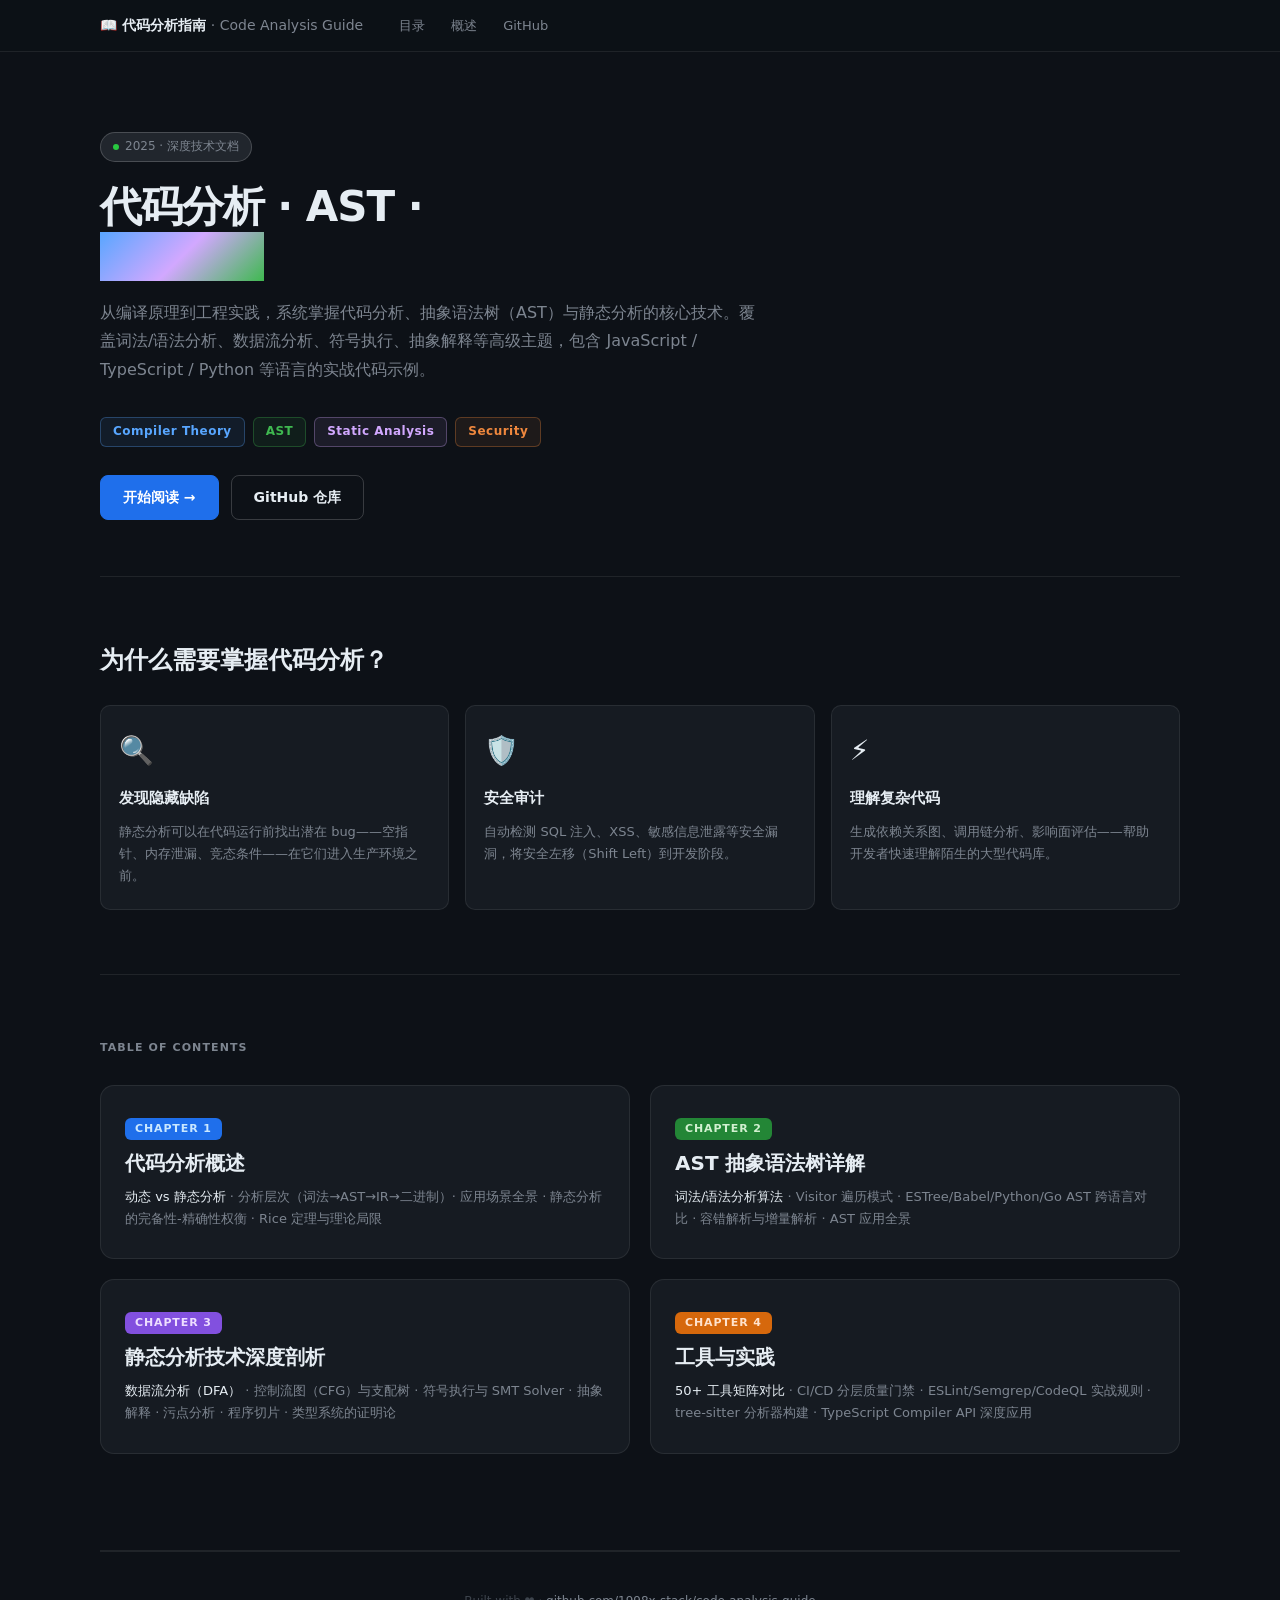
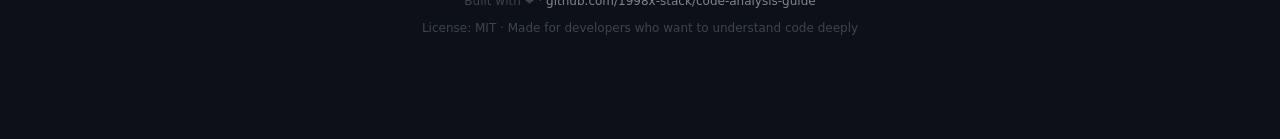
<file: html/index.html>
<!DOCTYPE html>
<html lang="zh">
<head>
<meta charset="UTF-8">
<meta name="viewport" content="width=device-width,initial-scale=1">
<title>代码分析 · AST · 静态分析 — 深度技术指南</title>
<link rel="stylesheet" href="assets/base-dark.css">
<style>
:root {
  --c1:#58a6ff; --c1d:#1f6feb;
  --c2:#3fb950; --c2d:#238636;
  --c3:#d2a8ff; --c3d:#8250df;
  --c4:#f0883e; --c4d:#d6680c;
}
.hero h1 em {
  background:linear-gradient(135deg, var(--c1), var(--c3), var(--c2));
}
.chapter-grid {
  display:grid; grid-template-columns:1fr 1fr; gap:20px; margin-bottom:32px;
}
@media (max-width:900px) { .chapter-grid { grid-template-columns:1fr; } }
.chapter-card {
  background:var(--bg2); border:1px solid var(--border); border-radius:14px;
  padding:28px 24px; transition:border-color .2s,transform .15s,background .15s;
  display:block; color:inherit; text-decoration:none;
}
.chapter-card:hover {
  border-color:var(--border2); background:var(--bg3); transform:translateY(-3px);
}
.ch-num {
  font-size:11px; font-weight:700; letter-spacing:.08em;
  margin-bottom:10px; display:inline-block; padding:2px 10px; border-radius:6px;
}
.ch-title { font-size:20px; font-weight:700; margin-bottom:10px; line-height:1.3; }
.ch-desc { font-size:13px; color:var(--muted); line-height:1.7; }
.ch-desc strong { color:var(--text); font-weight:500; }
.toc-section { padding:64px 0; border-bottom:1px solid var(--border); }
.cta-row { display:flex; gap:12px; flex-wrap:wrap; margin-top:28px; }
.cta-btn {
  display:inline-flex; align-items:center; gap:6px;
  padding:10px 22px; border-radius:8px; font-size:14px; font-weight:600;
  border:1px solid; transition:all .15s; text-decoration:none;
}
.cta-primary {
  background:var(--c1d); color:#fff; border-color:var(--c1d);
}
.cta-primary:hover { background:var(--c1); }
.cta-secondary {
  background:transparent; color:var(--text); border-color:var(--border2);
}
.cta-secondary:hover { background:var(--bg3); }
.intro-sec { padding:64px 0; border-bottom:1px solid var(--border); }
.intro-sec h2 { font-size:24px; font-weight:700; margin-bottom:24px; }
.intro-grid { display:grid; grid-template-columns:1fr 1fr 1fr; gap:16px; }
@media (max-width:900px) { .intro-grid { grid-template-columns:1fr; } }
.intro-card {
  background:var(--bg2); border:1px solid var(--border); border-radius:10px;
  padding:22px 18px;
}
.intro-card h3 { font-size:15px; font-weight:600; margin-bottom:10px; }
.intro-card p { font-size:13px; color:var(--muted); line-height:1.7; }
.intro-icon { font-size:28px; margin-bottom:12px; }
</style>
</head>
<body>

<nav>
  <div class="nav-inner">
    <span class="nav-brand">📖 代码分析指南 <span>· Code Analysis Guide</span></span>
    <a class="nl" href="#toc">目录</a>
    <a class="nl" href="#intro">概述</a>
    <a class="nl" href="https://github.com/1998x-stack/code-analysis-guide">GitHub</a>
  </div>
</nav>

<div class="page">

<!-- Hero -->
<section class="hero">
  <div class="hero-badge"><span class="dot"></span>2025 · 深度技术文档</div>
  <h1>代码分析 · AST ·<br><em>静态分析</em></h1>
  <p>从编译原理到工程实践，系统掌握代码分析、抽象语法树（AST）与静态分析的核心技术。覆盖词法/语法分析、数据流分析、符号执行、抽象解释等高级主题，包含 JavaScript / TypeScript / Python 等语言的实战代码示例。</p>
  <div class="tag-row">
    <span class="ltag" style="color:var(--c1);border-color:rgba(88,166,255,.3);background:rgba(88,166,255,.08)">Compiler Theory</span>
    <span class="ltag" style="color:var(--c2);border-color:rgba(63,185,80,.3);background:rgba(63,185,80,.08)">AST</span>
    <span class="ltag" style="color:var(--c3);border-color:rgba(210,168,255,.3);background:rgba(210,168,255,.08)">Static Analysis</span>
    <span class="ltag" style="color:var(--c4);border-color:rgba(240,136,62,.3);background:rgba(240,136,62,.08)">Security</span>
  </div>
  <div class="cta-row">
    <a href="01-代码分析概述.html" class="cta-btn cta-primary">开始阅读 →</a>
    <a href="https://github.com/1998x-stack/code-analysis-guide" class="cta-btn cta-secondary">GitHub 仓库</a>
  </div>
</section>

<!-- Intro Section -->
<section class="intro-sec" id="intro">
  <h2>为什么需要掌握代码分析？</h2>
  <div class="intro-grid">
    <div class="intro-card">
      <div class="intro-icon">🔍</div>
      <h3>发现隐藏缺陷</h3>
      <p>静态分析可以在代码运行前找出潜在 bug——空指针、内存泄漏、竞态条件——在它们进入生产环境之前。</p>
    </div>
    <div class="intro-card">
      <div class="intro-icon">🛡️</div>
      <h3>安全审计</h3>
      <p>自动检测 SQL 注入、XSS、敏感信息泄露等安全漏洞，将安全左移（Shift Left）到开发阶段。</p>
    </div>
    <div class="intro-card">
      <div class="intro-icon">⚡</div>
      <h3>理解复杂代码</h3>
      <p>生成依赖关系图、调用链分析、影响面评估——帮助开发者快速理解陌生的大型代码库。</p>
    </div>
  </div>
</section>

<!-- TOC -->
<section class="toc-section" id="toc">
  <div class="sec-label">Table of Contents</div>
  <div class="chapter-grid">
    <a href="01-代码分析概述.html" class="chapter-card">
      <span class="ch-num" style="background:var(--c1d);color:#cae8ff">CHAPTER 1</span>
      <div class="ch-title">代码分析概述</div>
      <div class="ch-desc">
        <strong>动态 vs 静态分析</strong> · 分析层次（词法→AST→IR→二进制）· 应用场景全景 · 静态分析的完备性-精确性权衡 · Rice 定理与理论局限
      </div>
    </a>
    <a href="02-AST抽象语法树详解.html" class="chapter-card">
      <span class="ch-num" style="background:var(--c2d);color:#d2f0d0">CHAPTER 2</span>
      <div class="ch-title">AST 抽象语法树详解</div>
      <div class="ch-desc">
        <strong>词法/语法分析算法</strong> · Visitor 遍历模式 · ESTree/Babel/Python/Go AST 跨语言对比 · 容错解析与增量解析 · AST 应用全景
      </div>
    </a>
    <a href="03-静态分析技术深度剖析.html" class="chapter-card">
      <span class="ch-num" style="background:var(--c3d);color:#eddeff">CHAPTER 3</span>
      <div class="ch-title">静态分析技术深度剖析</div>
      <div class="ch-desc">
        <strong>数据流分析（DFA）</strong> · 控制流图（CFG）与支配树 · 符号执行与 SMT Solver · 抽象解释 · 污点分析 · 程序切片 · 类型系统的证明论
      </div>
    </a>
    <a href="04-工具与实践.html" class="chapter-card">
      <span class="ch-num" style="background:var(--c4d);color:#ffe2cc">CHAPTER 4</span>
      <div class="ch-title">工具与实践</div>
      <div class="ch-desc">
        <strong>50+ 工具矩阵对比</strong> · CI/CD 分层质量门禁 · ESLint/Semgrep/CodeQL 实战规则 · tree-sitter 分析器构建 · TypeScript Compiler API 深度应用
      </div>
    </a>
  </div>
</section>

<!-- Footer -->
<div class="footer">
  <p>Built with ❤️ · <a href="https://github.com/1998x-stack/code-analysis-guide" style="color:var(--muted)">github.com/1998x-stack/code-analysis-guide</a></p>
  <p style="margin-top:8px">License: MIT · Made for developers who want to understand code deeply</p>
</div>

</div>

</body>
</html>
</file>
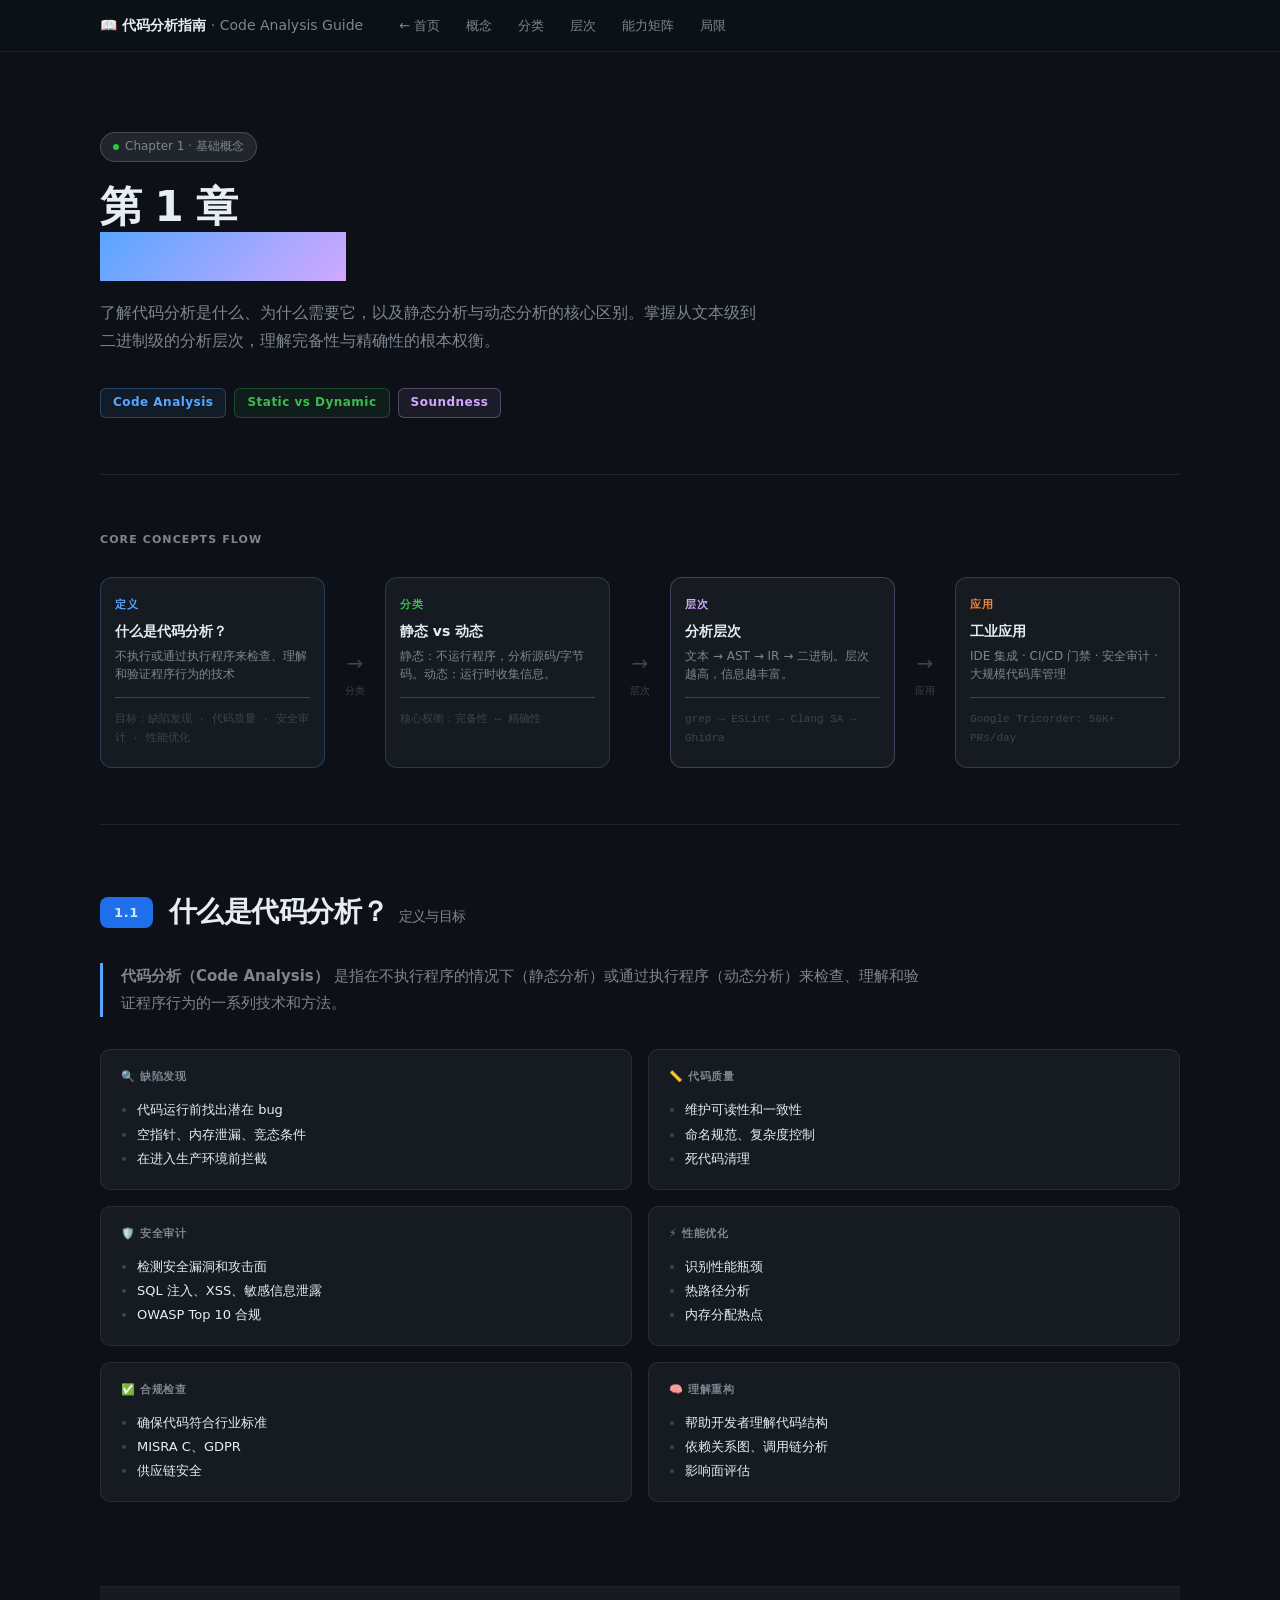
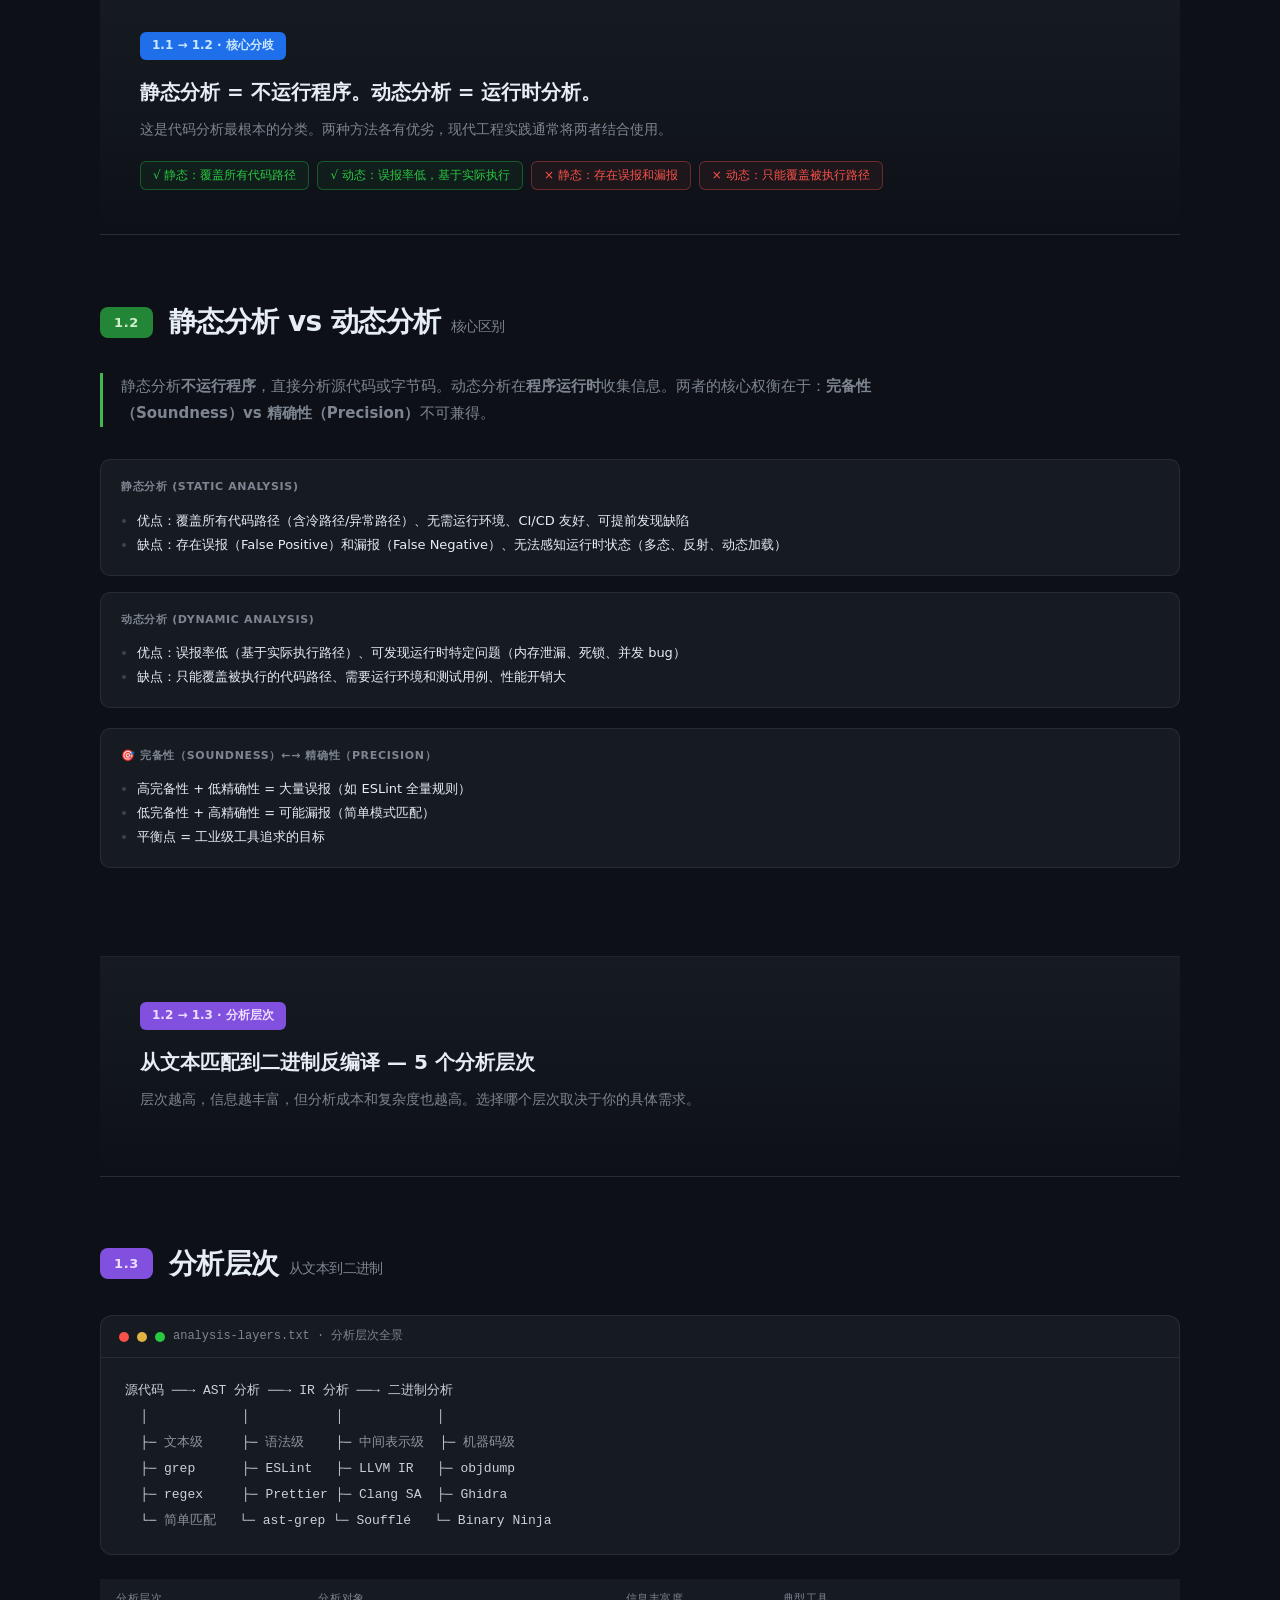
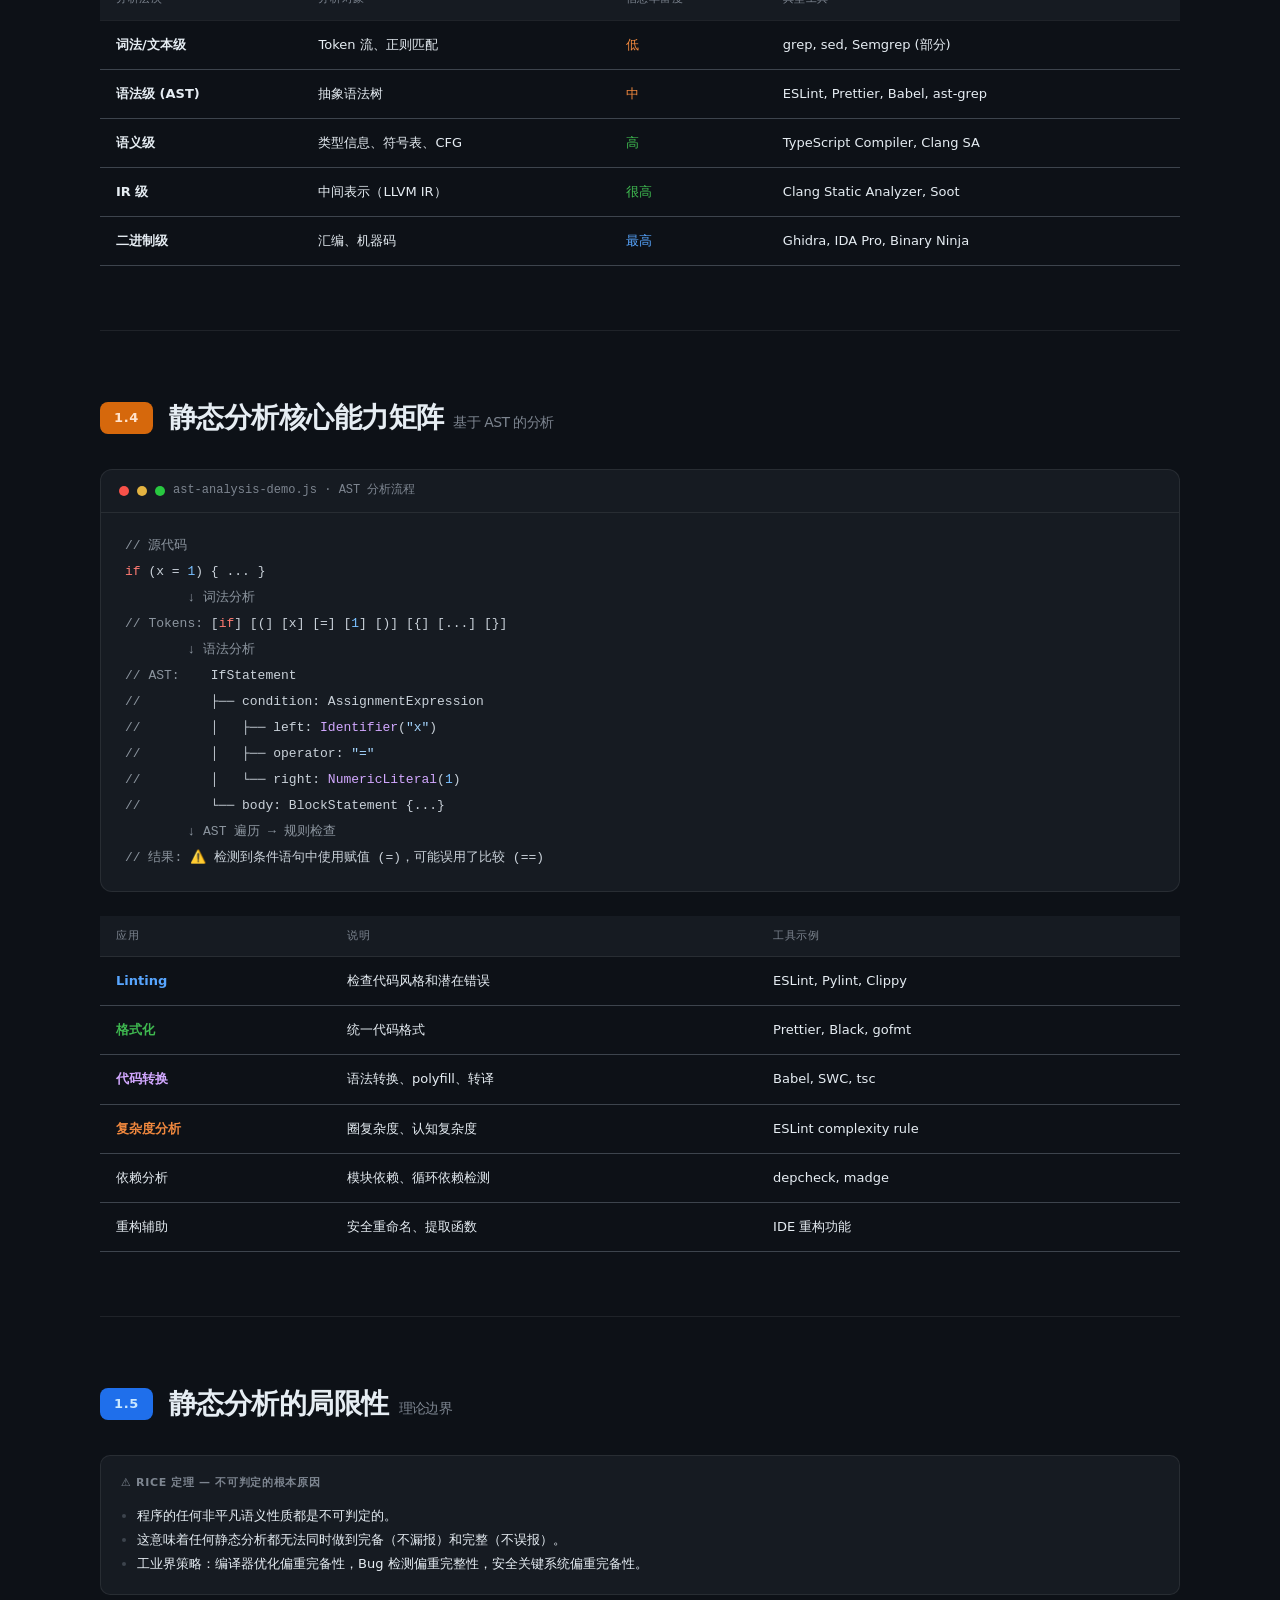
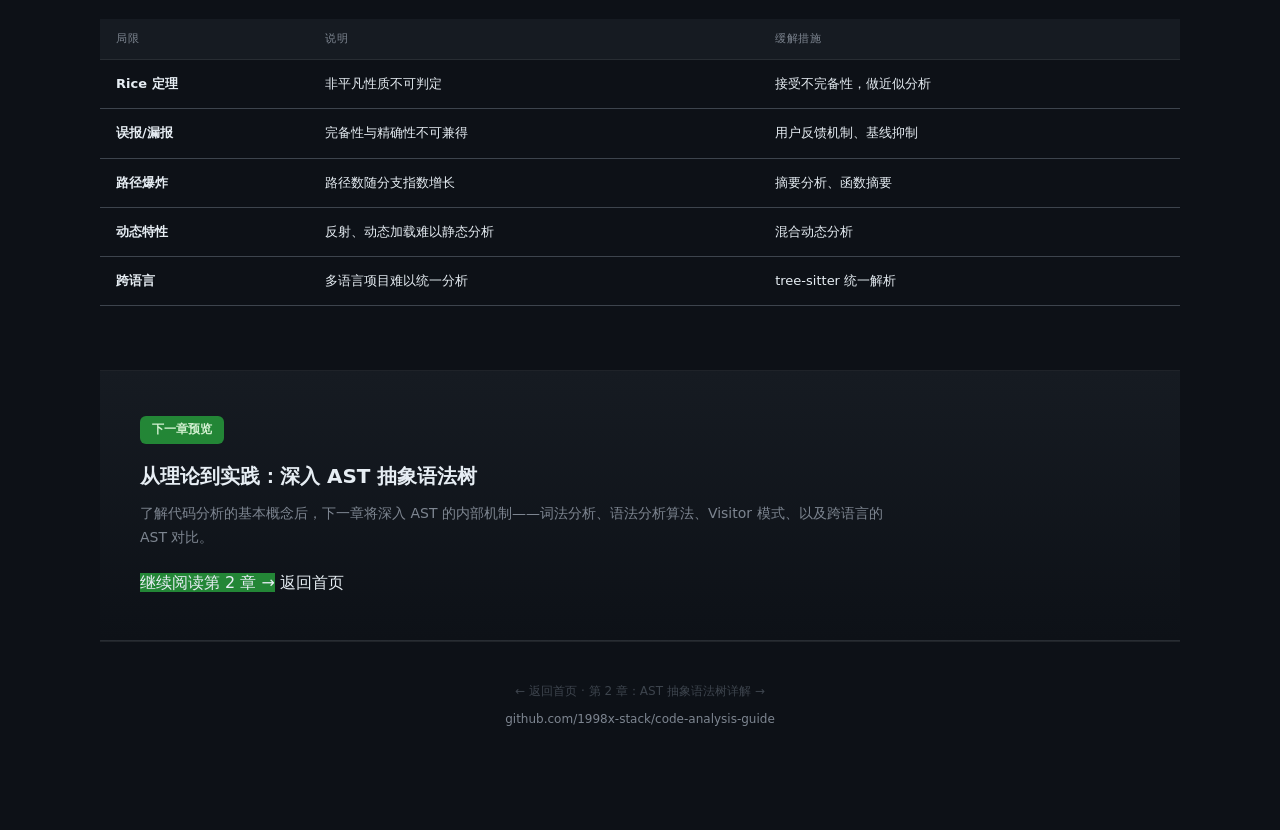
<file: html/01-代码分析概述.html>
<!DOCTYPE html>
<html lang="zh">
<head>
<meta charset="UTF-8">
<meta name="viewport" content="width=device-width,initial-scale=1">
<title>第 1 章：代码分析概述 — 深度技术指南</title>
<link rel="stylesheet" href="assets/base-dark.css">
<style>
:root {
  --c1:#58a6ff; --c1d:#1f6feb;
  --c2:#3fb950; --c2d:#238636;
  --c3:#d2a8ff; --c3d:#8250df;
  --c4:#f0883e; --c4d:#d6680c;
}
.hero h1 em {
  background:linear-gradient(135deg, var(--c1), var(--c3));
}
</style>
</head>
<body>

<nav>
  <div class="nav-inner">
    <a class="nav-brand" href="index.html">📖 代码分析指南 <span>· Code Analysis Guide</span></a>
    <a class="nl" href="index.html">← 首页</a>
    <a class="nl" href="#s1">概念</a>
    <a class="nl" href="#s2">分类</a>
    <a class="nl" href="#s3">层次</a>
    <a class="nl" href="#s4">能力矩阵</a>
    <a class="nl" href="#s5">局限</a>
  </div>
</nav>

<div class="page">

<section class="hero">
  <div class="hero-badge"><span class="dot"></span>Chapter 1 · 基础概念</div>
  <h1>第 1 章<br><em>代码分析概述</em></h1>
  <p>了解代码分析是什么、为什么需要它，以及静态分析与动态分析的核心区别。掌握从文本级到二进制级的分析层次，理解完备性与精确性的根本权衡。</p>
  <div class="tag-row">
    <span class="ltag" style="color:var(--c1);border-color:rgba(88,166,255,.3);background:rgba(88,166,255,.08)">Code Analysis</span>
    <span class="ltag" style="color:var(--c2);border-color:rgba(63,185,80,.3);background:rgba(63,185,80,.08)">Static vs Dynamic</span>
    <span class="ltag" style="color:var(--c3);border-color:rgba(210,168,255,.3);background:rgba(210,168,255,.08)">Soundness</span>
  </div>
</section>

<div class="flow">
  <div class="sec-label">Core Concepts Flow</div>
  <div class="flow-track">
    <div class="flow-box" style="border-color:rgba(88,166,255,.25)">
      <div class="fb-tag" style="color:var(--c1)">定义</div>
      <div class="fb-name">什么是代码分析？</div>
      <div class="fb-sub">不执行或通过执行程序来检查、理解和验证程序行为的技术</div>
      <div class="fb-file">目标：缺陷发现 · 代码质量 · 安全审计 · 性能优化</div>
    </div>
    <div class="flow-arrow">
      <span class="arr-icon">→</span>
      <span class="arr-text">分类</span>
    </div>
    <div class="flow-box" style="border-color:rgba(63,185,80,.25)">
      <div class="fb-tag" style="color:var(--c2)">分类</div>
      <div class="fb-name">静态 vs 动态</div>
      <div class="fb-sub">静态：不运行程序，分析源码/字节码。动态：运行时收集信息。</div>
      <div class="fb-file">核心权衡：完备性 ↔ 精确性</div>
    </div>
    <div class="flow-arrow">
      <span class="arr-icon">→</span>
      <span class="arr-text">层次</span>
    </div>
    <div class="flow-box" style="border-color:rgba(210,168,255,.25)">
      <div class="fb-tag" style="color:var(--c3)">层次</div>
      <div class="fb-name">分析层次</div>
      <div class="fb-sub">文本 → AST → IR → 二进制。层次越高，信息越丰富。</div>
      <div class="fb-file">grep → ESLint → Clang SA → Ghidra</div>
    </div>
    <div class="flow-arrow">
      <span class="arr-icon">→</span>
      <span class="arr-text">应用</span>
    </div>
    <div class="flow-box" style="border-color:rgba(240,136,62,.25)">
      <div class="fb-tag" style="color:var(--c4)">应用</div>
      <div class="fb-name">工业应用</div>
      <div class="fb-sub">IDE 集成 · CI/CD 门禁 · 安全审计 · 大规模代码库管理</div>
      <div class="fb-file">Google Tricorder: 50K+ PRs/day</div>
    </div>
  </div>
</div>

<section class="layer-sec" id="s1">
  <div class="layer-hdr">
    <span class="layer-id-badge" style="background:var(--c1d);color:#cae8ff">1.1</span>
    <h2 class="layer-title">什么是代码分析？<small>定义与目标</small></h2>
  </div>
  <p class="layer-def" style="border-color:var(--c1)">
    <strong>代码分析（Code Analysis）</strong> 是指在不执行程序的情况下（静态分析）或通过执行程序（动态分析）来检查、理解和验证程序行为的一系列技术和方法。
  </p>
  <div class="grid2">
    <div class="card">
      <div class="card-title">🔍 缺陷发现</div>
      <ul><li>代码运行前找出潜在 bug</li><li>空指针、内存泄漏、竞态条件</li><li>在进入生产环境前拦截</li></ul>
    </div>
    <div class="card">
      <div class="card-title">📏 代码质量</div>
      <ul><li>维护可读性和一致性</li><li>命名规范、复杂度控制</li><li>死代码清理</li></ul>
    </div>
    <div class="card">
      <div class="card-title">🛡️ 安全审计</div>
      <ul><li>检测安全漏洞和攻击面</li><li>SQL 注入、XSS、敏感信息泄露</li><li>OWASP Top 10 合规</li></ul>
    </div>
    <div class="card">
      <div class="card-title">⚡ 性能优化</div>
      <ul><li>识别性能瓶颈</li><li>热路径分析</li><li>内存分配热点</li></ul>
    </div>
    <div class="card">
      <div class="card-title">✅ 合规检查</div>
      <ul><li>确保代码符合行业标准</li><li>MISRA C、GDPR</li><li>供应链安全</li></ul>
    </div>
    <div class="card">
      <div class="card-title">🧠 理解重构</div>
      <ul><li>帮助开发者理解代码结构</li><li>依赖关系图、调用链分析</li><li>影响面评估</li></ul>
    </div>
  </div>
</section>

<div class="tran-sec">
  <div class="tran-inner">
    <span class="tran-pill" style="background:var(--c1d);color:#cae8ff">1.1 → 1.2 · 核心分歧</span>
    <div class="tran-h">静态分析 = 不运行程序。动态分析 = 运行时分析。</div>
    <div class="tran-p">这是代码分析最根本的分类。两种方法各有优劣，现代工程实践通常将两者结合使用。</div>
    <div class="gate">
      <span class="gate-item gi-pass">√ 静态：覆盖所有代码路径</span>
      <span class="gate-item gi-pass">√ 动态：误报率低，基于实际执行</span>
      <span class="gate-item gi-fail">× 静态：存在误报和漏报</span>
      <span class="gate-item gi-fail">× 动态：只能覆盖被执行路径</span>
    </div>
  </div>
</div>

<section class="layer-sec" id="s2">
  <div class="layer-hdr">
    <span class="layer-id-badge" style="background:var(--c2d);color:#d2f0d0">1.2</span>
    <h2 class="layer-title">静态分析 vs 动态分析<small>核心区别</small></h2>
  </div>
  <p class="layer-def" style="border-color:var(--c2)">
    静态分析<strong>不运行程序</strong>，直接分析源代码或字节码。动态分析在<strong>程序运行时</strong>收集信息。两者的核心权衡在于：<strong>完备性（Soundness）vs 精确性（Precision）</strong>不可兼得。
  </p>

  <div class="card" style="margin-bottom:16px">
    <div class="card-title">静态分析 (Static Analysis)</div>
    <ul>
      <li><strong>优点：</strong>覆盖所有代码路径（含冷路径/异常路径）、无需运行环境、CI/CD 友好、可提前发现缺陷</li>
      <li><strong>缺点：</strong>存在误报（False Positive）和漏报（False Negative）、无法感知运行时状态（多态、反射、动态加载）</li>
    </ul>
  </div>
  <div class="card" style="margin-bottom:20px">
    <div class="card-title">动态分析 (Dynamic Analysis)</div>
    <ul>
      <li><strong>优点：</strong>误报率低（基于实际执行路径）、可发现运行时特定问题（内存泄漏、死锁、并发 bug）</li>
      <li><strong>缺点：</strong>只能覆盖被执行的代码路径、需要运行环境和测试用例、性能开销大</li>
    </ul>
  </div>

  <div class="card" style="margin-bottom:24px">
    <div class="card-title">🎯 完备性（Soundness）←→ 精确性（Precision）</div>
    <ul>
      <li><strong>高完备性 + 低精确性</strong> = 大量误报（如 ESLint 全量规则）</li>
      <li><strong>低完备性 + 高精确性</strong> = 可能漏报（简单模式匹配）</li>
      <li><strong>平衡点</strong> = 工业级工具追求的目标</li>
    </ul>
  </div>
</section>

<div class="tran-sec">
  <div class="tran-inner">
    <span class="tran-pill" style="background:var(--c3d);color:#eddeff">1.2 → 1.3 · 分析层次</span>
    <div class="tran-h">从文本匹配到二进制反编译 — 5 个分析层次</div>
    <div class="tran-p">层次越高，信息越丰富，但分析成本和复杂度也越高。选择哪个层次取决于你的具体需求。</div>
  </div>
</div>

<section class="layer-sec" id="s3">
  <div class="layer-hdr">
    <span class="layer-id-badge" style="background:var(--c3d);color:#eddeff">1.3</span>
    <h2 class="layer-title">分析层次<small>从文本到二进制</small></h2>
  </div>

  <div class="codeblock">
    <div class="cb-head">
      <span class="cb-dot" style="background:#f85149"></span>
      <span class="cb-dot" style="background:#e3b341"></span>
      <span class="cb-dot" style="background:#28c840"></span>
      analysis-layers.txt · 分析层次全景
    </div>
    <div class="cb-body">源代码 ──→ AST 分析 ──→ IR 分析 ──→ 二进制分析
  │            │           │            │
  ├─ <span class="cm">文本级</span>     ├─ <span class="cm">语法级</span>    ├─ <span class="cm">中间表示级</span>  ├─ <span class="cm">机器码级</span>
  ├─ grep      ├─ ESLint   ├─ LLVM IR   ├─ objdump
  ├─ regex     ├─ Prettier ├─ Clang SA  ├─ Ghidra
  └─ <span class="cm">简单匹配</span>   └─ ast-grep └─ Soufflé   └─ Binary Ninja</div>
  </div>

  <table class="stab">
    <thead>
      <tr><th>分析层次</th><th>分析对象</th><th>信息丰富度</th><th>典型工具</th></tr>
    </thead>
    <tbody>
      <tr><td style="font-weight:600">词法/文本级</td><td>Token 流、正则匹配</td><td style="color:var(--c4)">低</td><td>grep, sed, Semgrep (部分)</td></tr>
      <tr><td style="font-weight:600">语法级 (AST)</td><td>抽象语法树</td><td style="color:var(--c4)">中</td><td>ESLint, Prettier, Babel, ast-grep</td></tr>
      <tr><td style="font-weight:600">语义级</td><td>类型信息、符号表、CFG</td><td style="color:var(--c2)">高</td><td>TypeScript Compiler, Clang SA</td></tr>
      <tr><td style="font-weight:600">IR 级</td><td>中间表示（LLVM IR）</td><td style="color:var(--c2)">很高</td><td>Clang Static Analyzer, Soot</td></tr>
      <tr><td style="font-weight:600">二进制级</td><td>汇编、机器码</td><td style="color:var(--c1)">最高</td><td>Ghidra, IDA Pro, Binary Ninja</td></tr>
    </tbody>
  </table>
</section>

<section class="layer-sec" id="s4">
  <div class="layer-hdr">
    <span class="layer-id-badge" style="background:var(--c4d);color:#ffe2cc">1.4</span>
    <h2 class="layer-title">静态分析核心能力矩阵<small>基于 AST 的分析</small></h2>
  </div>

  <div class="codeblock">
    <div class="cb-head">
      <span class="cb-dot" style="background:#f85149"></span>
      <span class="cb-dot" style="background:#e3b341"></span>
      <span class="cb-dot" style="background:#28c840"></span>
      ast-analysis-demo.js · AST 分析流程
    </div>
    <div class="cb-body"><span class="cm">// 源代码</span>
<span class="kw">if</span> (x = <span class="num">1</span>) { ... }
        <span class="cm">↓ 词法分析</span>
<span class="cm">// Tokens:</span> [<span class="kw">if</span>] [(] [x] [=] [<span class="num">1</span>] [)] [{] [...] [}]
        <span class="cm">↓ 语法分析</span>
<span class="cm">// AST:</span>    IfStatement
<span class="cm">//</span>         ├── condition: AssignmentExpression
<span class="cm">//</span>         │   ├── left: <span class="fn">Identifier</span>(<span class="str">"x"</span>)
<span class="cm">//</span>         │   ├── operator: <span class="str">"="</span>
<span class="cm">//</span>         │   └── right: <span class="fn">NumericLiteral</span>(<span class="num">1</span>)
<span class="cm">//</span>         └── body: BlockStatement {...}
        <span class="cm">↓ AST 遍历 → 规则检查</span>
<span class="cm">// 结果:</span> ⚠️ 检测到条件语句中使用赋值 (=)，可能误用了比较 (==)</div>
  </div>

  <table class="stab">
    <thead><tr><th>应用</th><th>说明</th><th>工具示例</th></tr></thead>
    <tbody>
      <tr><td style="font-weight:600;color:var(--c1)">Linting</td><td>检查代码风格和潜在错误</td><td>ESLint, Pylint, Clippy</td></tr>
      <tr><td style="font-weight:600;color:var(--c2)">格式化</td><td>统一代码格式</td><td>Prettier, Black, gofmt</td></tr>
      <tr><td style="font-weight:600;color:var(--c3)">代码转换</td><td>语法转换、polyfill、转译</td><td>Babel, SWC, tsc</td></tr>
      <tr><td style="font-weight:600;color:var(--c4)">复杂度分析</td><td>圈复杂度、认知复杂度</td><td>ESLint complexity rule</td></tr>
      <tr><td>依赖分析</td><td>模块依赖、循环依赖检测</td><td>depcheck, madge</td></tr>
      <tr><td>重构辅助</td><td>安全重命名、提取函数</td><td>IDE 重构功能</td></tr>
    </tbody>
  </table>
</section>

<section class="layer-sec" id="s5">
  <div class="layer-hdr">
    <span class="layer-id-badge" style="background:var(--c1d);color:#cae8ff">1.5</span>
    <h2 class="layer-title">静态分析的局限性<small>理论边界</small></h2>
  </div>

  <div class="card" style="margin-bottom:20px">
    <div class="card-title">⚠️ Rice 定理 — 不可判定的根本原因</div>
    <ul><li><strong>程序的任何非平凡语义性质都是不可判定的。</strong></li><li>这意味着任何静态分析都无法同时做到完备（不漏报）和完整（不误报）。</li><li>工业界策略：编译器优化偏重完备性，Bug 检测偏重完整性，安全关键系统偏重完备性。</li></ul>
  </div>

  <table class="stab">
    <thead><tr><th>局限</th><th>说明</th><th>缓解措施</th></tr></thead>
    <tbody>
      <tr><td style="font-weight:600">Rice 定理</td><td>非平凡性质不可判定</td><td>接受不完备性，做近似分析</td></tr>
      <tr><td style="font-weight:600">误报/漏报</td><td>完备性与精确性不可兼得</td><td>用户反馈机制、基线抑制</td></tr>
      <tr><td style="font-weight:600">路径爆炸</td><td>路径数随分支指数增长</td><td>摘要分析、函数摘要</td></tr>
      <tr><td style="font-weight:600">动态特性</td><td>反射、动态加载难以静态分析</td><td>混合动态分析</td></tr>
      <tr><td style="font-weight:600">跨语言</td><td>多语言项目难以统一分析</td><td>tree-sitter 统一解析</td></tr>
    </tbody>
  </table>
</section>

<div class="tran-sec">
  <div class="tran-inner">
    <span class="tran-pill" style="background:var(--c2d);color:#d2f0d0">下一章预览</span>
    <div class="tran-h">从理论到实践：深入 AST 抽象语法树</div>
    <div class="tran-p">了解代码分析的基本概念后，下一章将深入 AST 的内部机制——词法分析、语法分析算法、Visitor 模式、以及跨语言的 AST 对比。</div>
    <div class="cta-row" style="margin-top:20px">
      <a href="02-AST抽象语法树详解.html" class="cta-btn cta-primary" style="background:var(--c2d);border-color:var(--c2d)">继续阅读第 2 章 →</a>
      <a href="index.html" class="cta-btn cta-secondary">返回首页</a>
    </div>
  </div>
</div>

<div class="footer">
  <p><a href="index.html">← 返回首页</a> · <a href="02-AST抽象语法树详解.html">第 2 章：AST 抽象语法树详解 →</a></p>
  <p style="margin-top:8px"><a href="https://github.com/1998x-stack/code-analysis-guide" style="color:var(--muted)">github.com/1998x-stack/code-analysis-guide</a></p>
</div>

</div>
</body>
</html>
</file>
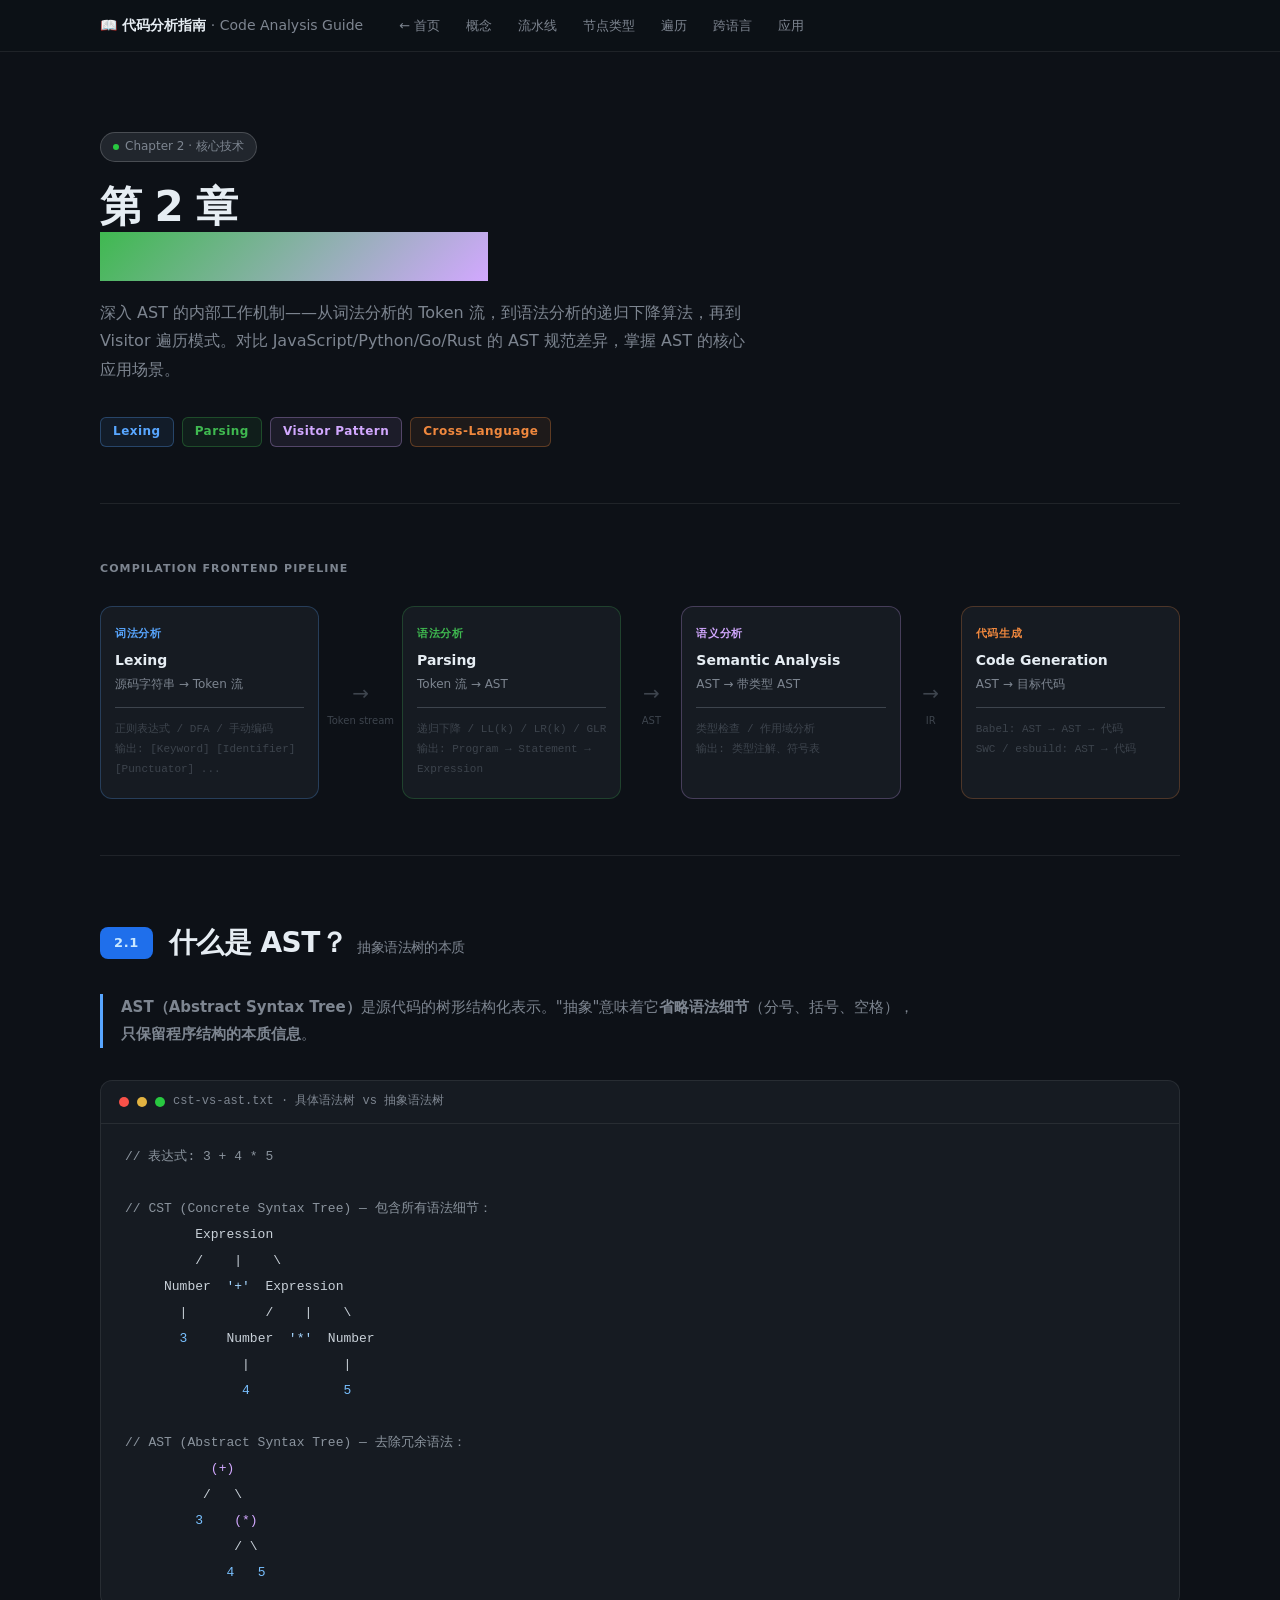
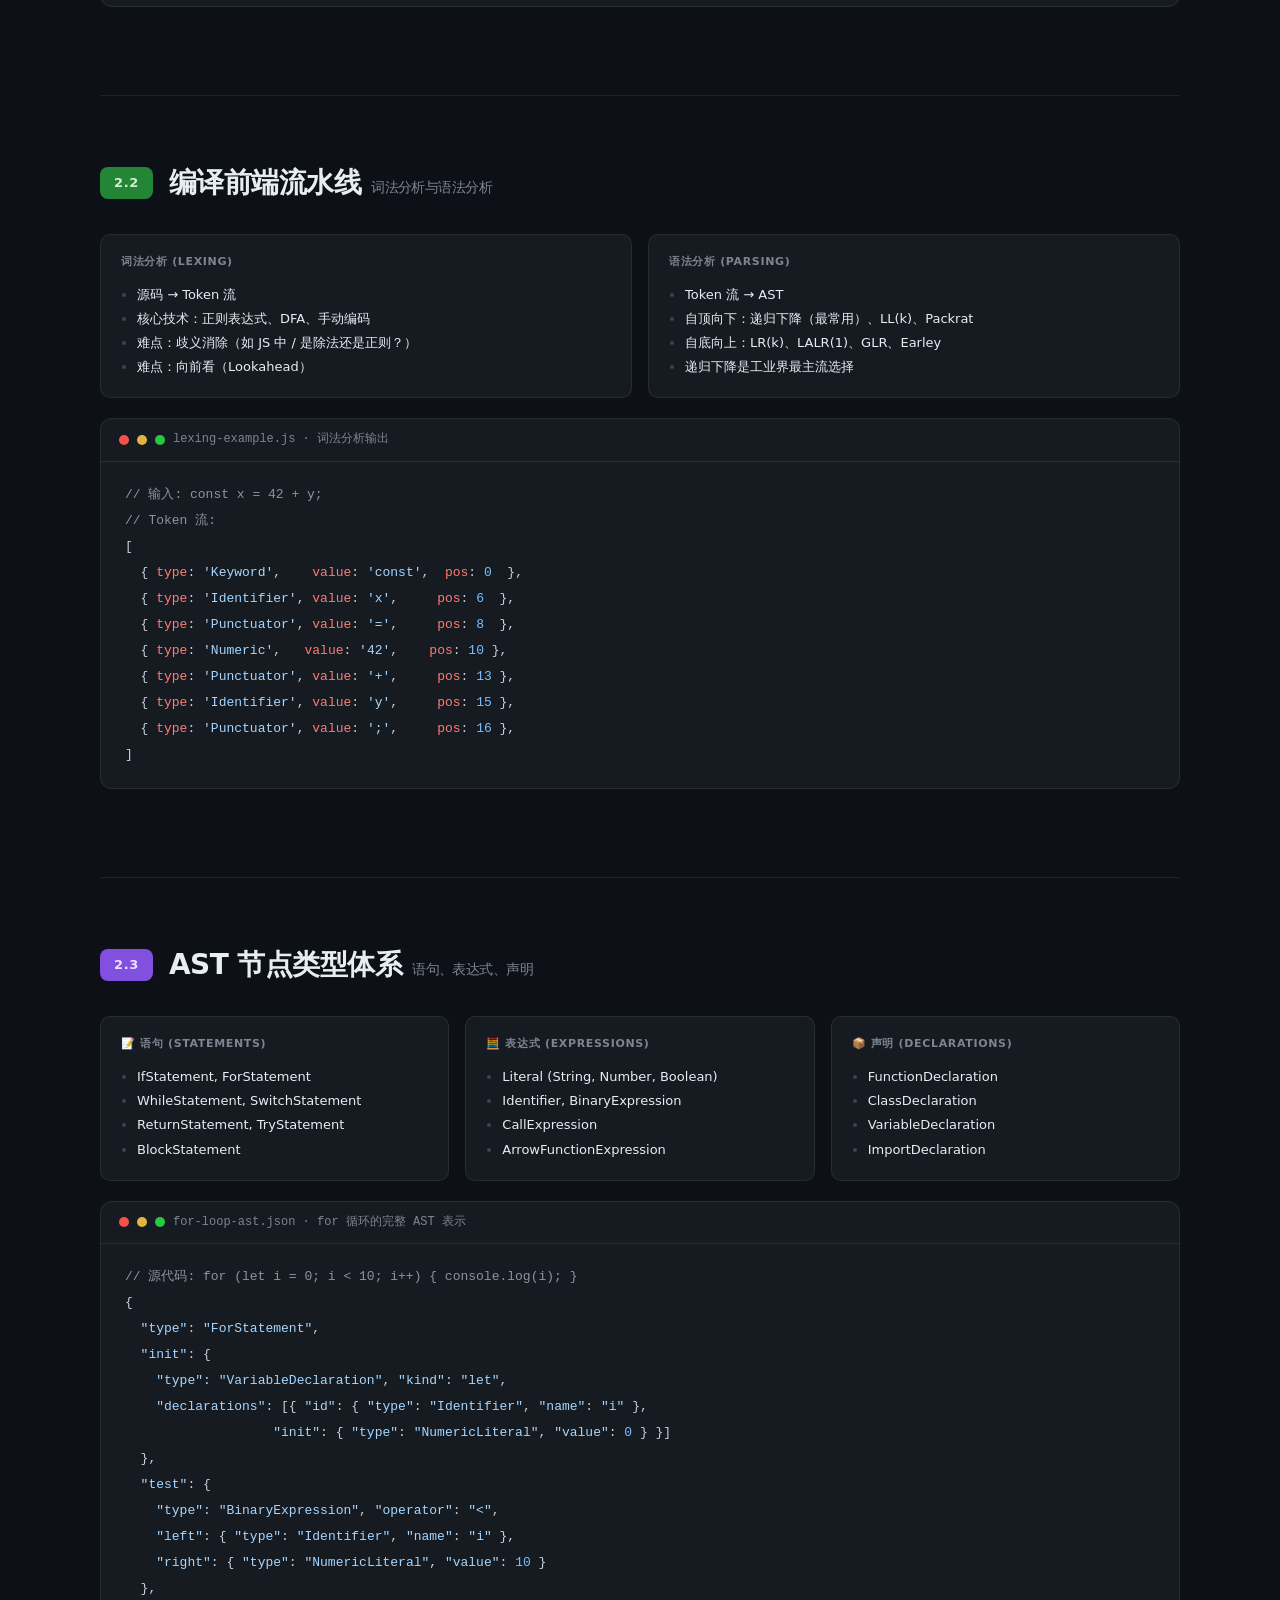
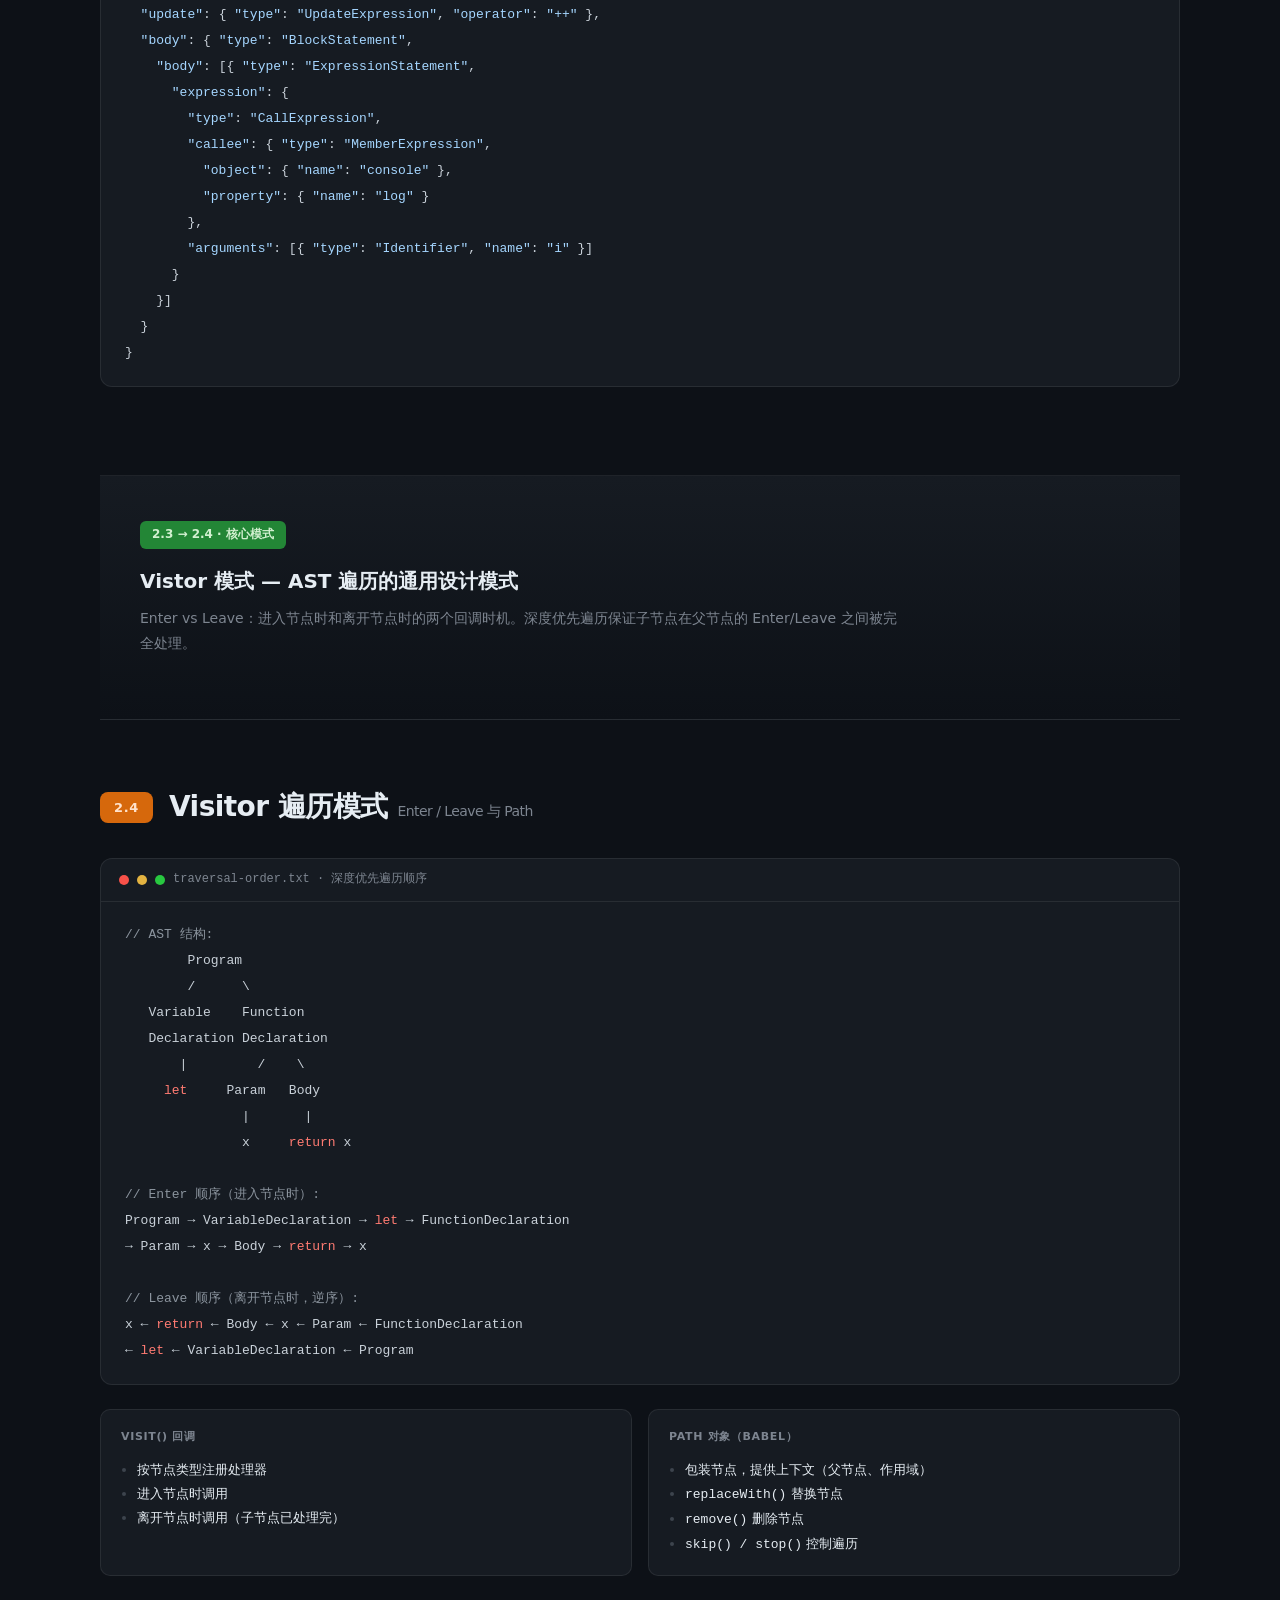
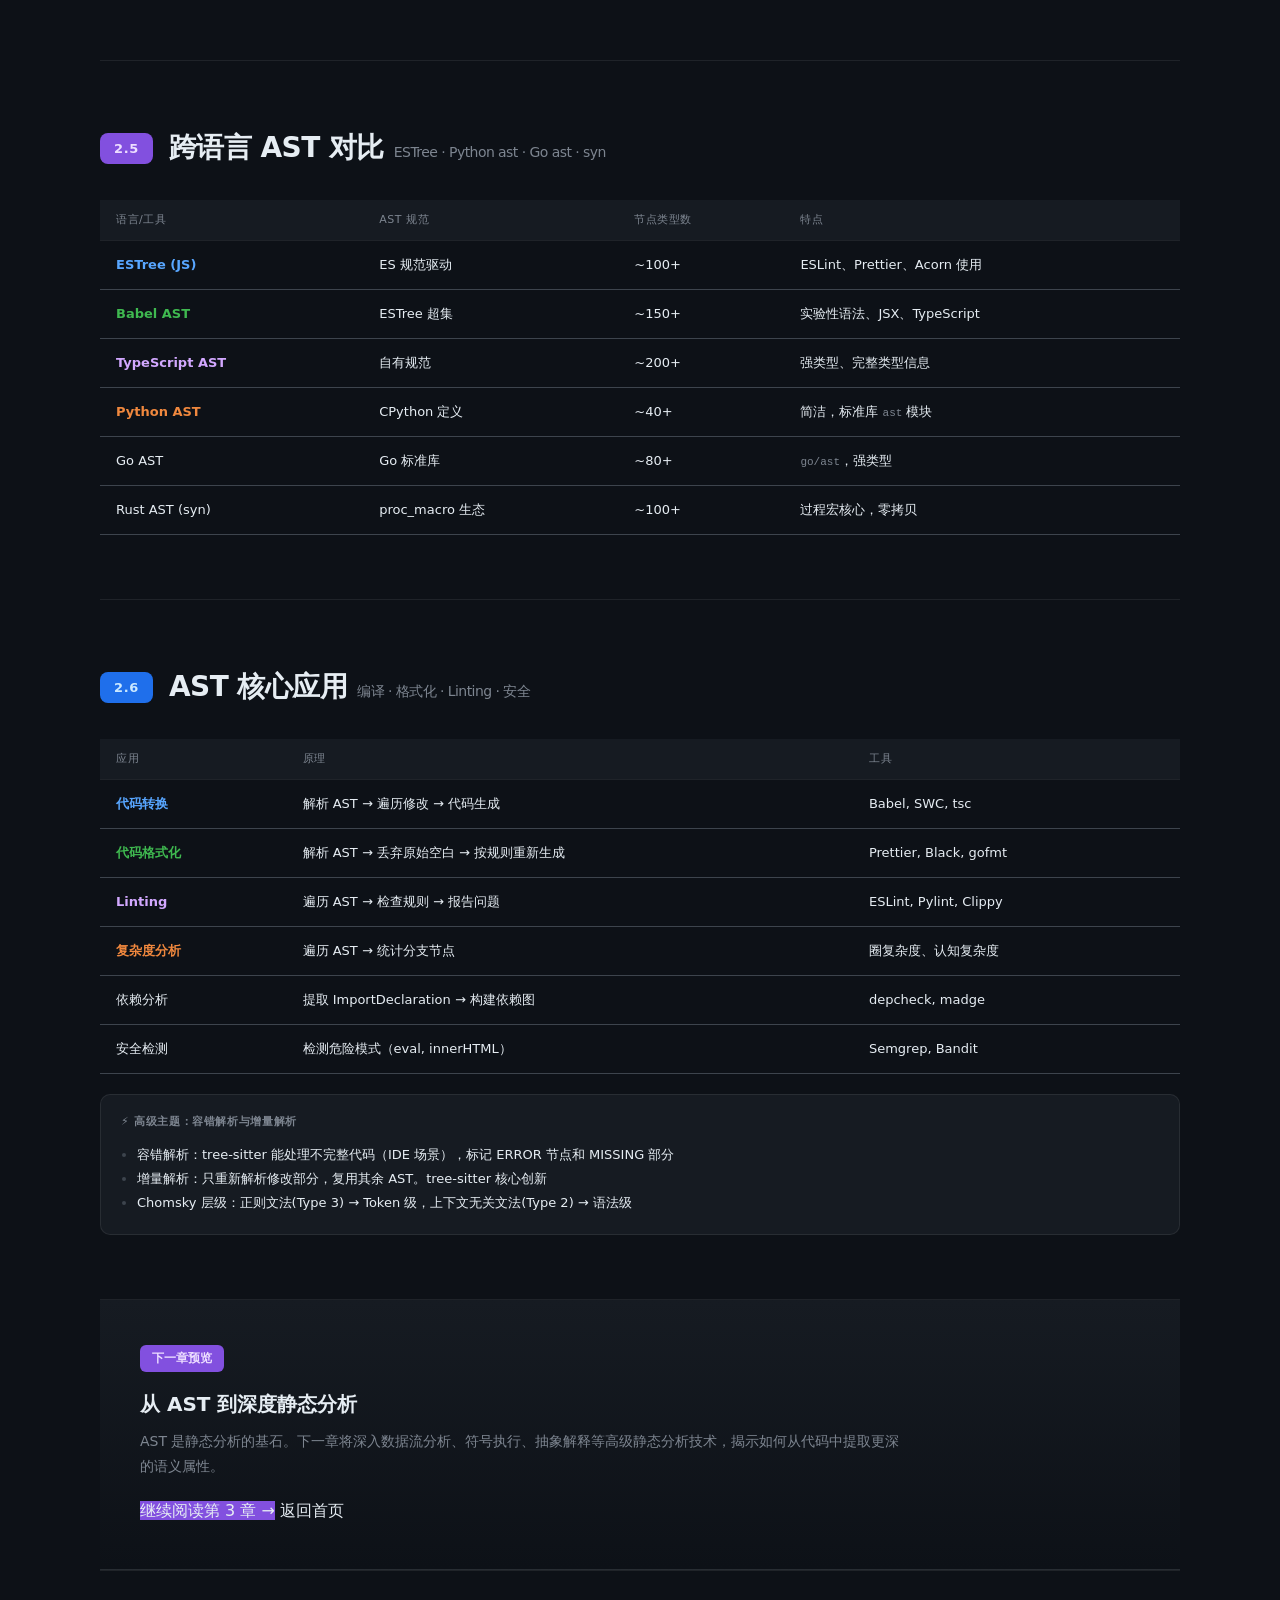
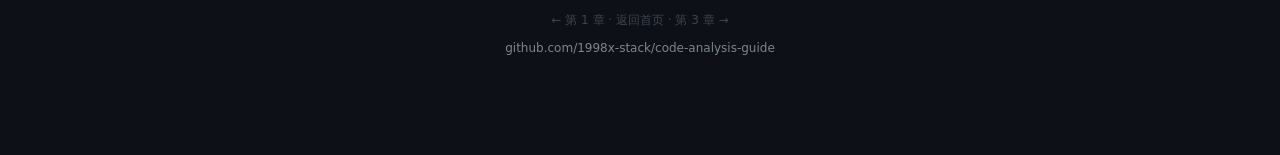
<file: html/02-AST抽象语法树详解.html>
<!DOCTYPE html>
<html lang="zh">
<head>
<meta charset="UTF-8">
<meta name="viewport" content="width=device-width,initial-scale=1">
<title>第 2 章：AST 抽象语法树详解 — 深度技术指南</title>
<link rel="stylesheet" href="assets/base-dark.css">
<style>
:root {
  --c1:#58a6ff; --c1d:#1f6feb;
  --c2:#3fb950; --c2d:#238636;
  --c3:#d2a8ff; --c3d:#8250df;
  --c4:#f0883e; --c4d:#d6680c;
}
.hero h1 em { background:linear-gradient(135deg, var(--c2), var(--c3)); }
.json-block { font-size:11px; }
</style>
</head>
<body>

<nav>
  <div class="nav-inner">
    <a class="nav-brand" href="index.html">📖 代码分析指南 <span>· Code Analysis Guide</span></a>
    <a class="nl" href="index.html">← 首页</a>
    <a class="nl" href="#s1">概念</a>
    <a class="nl" href="#s2">流水线</a>
    <a class="nl" href="#s3">节点类型</a>
    <a class="nl" href="#s4">遍历</a>
    <a class="nl" href="#s5">跨语言</a>
    <a class="nl" href="#s6">应用</a>
  </div>
</nav>

<div class="page">

<section class="hero">
  <div class="hero-badge"><span class="dot"></span>Chapter 2 · 核心技术</div>
  <h1>第 2 章<br><em>AST 抽象语法树详解</em></h1>
  <p>深入 AST 的内部工作机制——从词法分析的 Token 流，到语法分析的递归下降算法，再到 Visitor 遍历模式。对比 JavaScript/Python/Go/Rust 的 AST 规范差异，掌握 AST 的核心应用场景。</p>
  <div class="tag-row">
    <span class="ltag" style="color:var(--c1);border-color:rgba(88,166,255,.3);background:rgba(88,166,255,.08)">Lexing</span>
    <span class="ltag" style="color:var(--c2);border-color:rgba(63,185,80,.3);background:rgba(63,185,80,.08)">Parsing</span>
    <span class="ltag" style="color:var(--c3);border-color:rgba(210,168,255,.3);background:rgba(210,168,255,.08)">Visitor Pattern</span>
    <span class="ltag" style="color:var(--c4);border-color:rgba(240,136,62,.3);background:rgba(240,136,62,.08)">Cross-Language</span>
  </div>
</section>

<div class="flow">
  <div class="sec-label">Compilation Frontend Pipeline</div>
  <div class="flow-track">
    <div class="flow-box" style="border-color:rgba(88,166,255,.25)">
      <div class="fb-tag" style="color:var(--c1)">词法分析</div>
      <div class="fb-name">Lexing</div>
      <div class="fb-sub">源码字符串 → Token 流</div>
      <div class="fb-file">正则表达式 / DFA / 手动编码<br>输出: [Keyword] [Identifier] [Punctuator] ...</div>
    </div>
    <div class="flow-arrow"><span class="arr-icon">→</span><span class="arr-text">Token stream</span></div>
    <div class="flow-box" style="border-color:rgba(63,185,80,.25)">
      <div class="fb-tag" style="color:var(--c2)">语法分析</div>
      <div class="fb-name">Parsing</div>
      <div class="fb-sub">Token 流 → AST</div>
      <div class="fb-file">递归下降 / LL(k) / LR(k) / GLR<br>输出: Program → Statement → Expression</div>
    </div>
    <div class="flow-arrow"><span class="arr-icon">→</span><span class="arr-text">AST</span></div>
    <div class="flow-box" style="border-color:rgba(210,168,255,.25)">
      <div class="fb-tag" style="color:var(--c3)">语义分析</div>
      <div class="fb-name">Semantic Analysis</div>
      <div class="fb-sub">AST → 带类型 AST</div>
      <div class="fb-file">类型检查 / 作用域分析<br>输出: 类型注解、符号表</div>
    </div>
    <div class="flow-arrow"><span class="arr-icon">→</span><span class="arr-text">IR</span></div>
    <div class="flow-box" style="border-color:rgba(240,136,62,.25)">
      <div class="fb-tag" style="color:var(--c4)">代码生成</div>
      <div class="fb-name">Code Generation</div>
      <div class="fb-sub">AST → 目标代码</div>
      <div class="fb-file">Babel: AST → AST → 代码<br>SWC / esbuild: AST → 代码</div>
    </div>
  </div>
</div>

<section class="layer-sec" id="s1">
  <div class="layer-hdr">
    <span class="layer-id-badge" style="background:var(--c1d);color:#cae8ff">2.1</span>
    <h2 class="layer-title">什么是 AST？<small>抽象语法树的本质</small></h2>
  </div>
  <p class="layer-def" style="border-color:var(--c1)">
    <strong>AST（Abstract Syntax Tree）</strong>是源代码的树形结构化表示。"抽象"意味着它<strong>省略语法细节</strong>（分号、括号、空格），<strong>只保留程序结构的本质信息</strong>。
  </p>

  <div class="codeblock">
    <div class="cb-head"><span class="cb-dot" style="background:#f85149"></span><span class="cb-dot" style="background:#e3b341"></span><span class="cb-dot" style="background:#28c840"></span>cst-vs-ast.txt · 具体语法树 vs 抽象语法树</div>
    <div class="cb-body"><span class="cm">// 表达式: 3 + 4 * 5</span>

<span class="cm">// CST (Concrete Syntax Tree) — 包含所有语法细节：</span>
         Expression
         /    |    \
     Number  <span class="str">'+'</span>  Expression
       |          /    |    \
       <span class="num">3</span>     Number  <span class="str">'*'</span>  Number
               |            |
               <span class="num">4</span>            <span class="num">5</span>

<span class="cm">// AST (Abstract Syntax Tree) — 去除冗余语法：</span>
           <span class="fn">(+)
</span>          /   \
         <span class="num">3</span>    <span class="fn">(*)</span>
              / \
             <span class="num">4</span>   <span class="num">5</span></div>
  </div>
</section>

<section class="layer-sec" id="s2">
  <div class="layer-hdr">
    <span class="layer-id-badge" style="background:var(--c2d);color:#d2f0d0">2.2</span>
    <h2 class="layer-title">编译前端流水线<small>词法分析与语法分析</small></h2>
  </div>

  <div class="grid2">
    <div class="card">
      <div class="card-title">词法分析 (Lexing)</div>
      <ul>
        <li>源码 → <strong>Token 流</strong></li>
        <li>核心技术：正则表达式、DFA、手动编码</li>
        <li>难点：<strong>歧义消除</strong>（如 JS 中 / 是除法还是正则？）</li>
        <li>难点：<strong>向前看</strong>（Lookahead）</li>
      </ul>
    </div>
    <div class="card">
      <div class="card-title">语法分析 (Parsing)</div>
      <ul>
        <li>Token 流 → <strong>AST</strong></li>
        <li>自顶向下：递归下降（最常用）、LL(k)、Packrat</li>
        <li>自底向上：LR(k)、LALR(1)、GLR、Earley</li>
        <li><strong>递归下降</strong>是工业界最主流选择</li>
      </ul>
    </div>
  </div>

  <div class="codeblock">
    <div class="cb-head"><span class="cb-dot" style="background:#f85149"></span><span class="cb-dot" style="background:#e3b341"></span><span class="cb-dot" style="background:#28c840"></span>lexing-example.js · 词法分析输出</div>
    <div class="cb-body"><span class="cm">// 输入: const x = 42 + y;</span>
<span class="cm">// Token 流:</span>
[
  { <span class="kw">type</span>: <span class="str">'Keyword'</span>,    <span class="kw">value</span>: <span class="str">'const'</span>,  <span class="kw">pos</span>: <span class="num">0</span>  },
  { <span class="kw">type</span>: <span class="str">'Identifier'</span>, <span class="kw">value</span>: <span class="str">'x'</span>,     <span class="kw">pos</span>: <span class="num">6</span>  },
  { <span class="kw">type</span>: <span class="str">'Punctuator'</span>, <span class="kw">value</span>: <span class="str">'='</span>,     <span class="kw">pos</span>: <span class="num">8</span>  },
  { <span class="kw">type</span>: <span class="str">'Numeric'</span>,   <span class="kw">value</span>: <span class="str">'42'</span>,    <span class="kw">pos</span>: <span class="num">10</span> },
  { <span class="kw">type</span>: <span class="str">'Punctuator'</span>, <span class="kw">value</span>: <span class="str">'+'</span>,     <span class="kw">pos</span>: <span class="num">13</span> },
  { <span class="kw">type</span>: <span class="str">'Identifier'</span>, <span class="kw">value</span>: <span class="str">'y'</span>,     <span class="kw">pos</span>: <span class="num">15</span> },
  { <span class="kw">type</span>: <span class="str">'Punctuator'</span>, <span class="kw">value</span>: <span class="str">';'</span>,     <span class="kw">pos</span>: <span class="num">16</span> },
]</div>
  </div>
</section>

<section class="layer-sec" id="s3">
  <div class="layer-hdr">
    <span class="layer-id-badge" style="background:var(--c3d);color:#eddeff">2.3</span>
    <h2 class="layer-title">AST 节点类型体系<small>语句、表达式、声明</small></h2>
  </div>

  <div class="grid3">
    <div class="card">
      <div class="card-title">📝 语句 (Statements)</div>
      <ul><li>IfStatement, ForStatement</li><li>WhileStatement, SwitchStatement</li><li>ReturnStatement, TryStatement</li><li>BlockStatement</li></ul>
    </div>
    <div class="card">
      <div class="card-title">🧮 表达式 (Expressions)</div>
      <ul><li>Literal (String, Number, Boolean)</li><li>Identifier, BinaryExpression</li><li>CallExpression</li><li>ArrowFunctionExpression</li></ul>
    </div>
    <div class="card">
      <div class="card-title">📦 声明 (Declarations)</div>
      <ul><li>FunctionDeclaration</li><li>ClassDeclaration</li><li>VariableDeclaration</li><li>ImportDeclaration</li></ul>
    </div>
  </div>

  <div class="codeblock">
    <div class="cb-head"><span class="cb-dot" style="background:#f85149"></span><span class="cb-dot" style="background:#e3b341"></span><span class="cb-dot" style="background:#28c840"></span>for-loop-ast.json · for 循环的完整 AST 表示</div>
    <div class="cb-body"><span class="cm">// 源代码: for (let i = 0; i < 10; i++) { console.log(i); }</span>
{
  <span class="str">"type"</span>: <span class="str">"ForStatement"</span>,
  <span class="str">"init"</span>: {
    <span class="str">"type"</span>: <span class="str">"VariableDeclaration"</span>, <span class="str">"kind"</span>: <span class="str">"let"</span>,
    <span class="str">"declarations"</span>: [{ <span class="str">"id"</span>: { <span class="str">"type"</span>: <span class="str">"Identifier"</span>, <span class="str">"name"</span>: <span class="str">"i"</span> },
                   <span class="str">"init"</span>: { <span class="str">"type"</span>: <span class="str">"NumericLiteral"</span>, <span class="str">"value"</span>: <span class="num">0</span> } }]
  },
  <span class="str">"test"</span>: {
    <span class="str">"type"</span>: <span class="str">"BinaryExpression"</span>, <span class="str">"operator"</span>: <span class="str">"<"</span>,
    <span class="str">"left"</span>: { <span class="str">"type"</span>: <span class="str">"Identifier"</span>, <span class="str">"name"</span>: <span class="str">"i"</span> },
    <span class="str">"right"</span>: { <span class="str">"type"</span>: <span class="str">"NumericLiteral"</span>, <span class="str">"value"</span>: <span class="num">10</span> }
  },
  <span class="str">"update"</span>: { <span class="str">"type"</span>: <span class="str">"UpdateExpression"</span>, <span class="str">"operator"</span>: <span class="str">"++"</span> },
  <span class="str">"body"</span>: { <span class="str">"type"</span>: <span class="str">"BlockStatement"</span>,
    <span class="str">"body"</span>: [{ <span class="str">"type"</span>: <span class="str">"ExpressionStatement"</span>,
      <span class="str">"expression"</span>: {
        <span class="str">"type"</span>: <span class="str">"CallExpression"</span>,
        <span class="str">"callee"</span>: { <span class="str">"type"</span>: <span class="str">"MemberExpression"</span>,
          <span class="str">"object"</span>: { <span class="str">"name"</span>: <span class="str">"console"</span> },
          <span class="str">"property"</span>: { <span class="str">"name"</span>: <span class="str">"log"</span> }
        },
        <span class="str">"arguments"</span>: [{ <span class="str">"type"</span>: <span class="str">"Identifier"</span>, <span class="str">"name"</span>: <span class="str">"i"</span> }]
      }
    }]
  }
}</div>
  </div>
</section>

<div class="tran-sec">
  <div class="tran-inner">
    <span class="tran-pill" style="background:var(--c2d);color:#d2f0d0">2.3 → 2.4 · 核心模式</span>
    <div class="tran-h">Vistor 模式 — AST 遍历的通用设计模式</div>
    <div class="tran-p">Enter vs Leave：进入节点时和离开节点时的两个回调时机。深度优先遍历保证子节点在父节点的 Enter/Leave 之间被完全处理。</div>
  </div>
</div>

<section class="layer-sec" id="s4">
  <div class="layer-hdr">
    <span class="layer-id-badge" style="background:var(--c4d);color:#ffe2cc">2.4</span>
    <h2 class="layer-title">Visitor 遍历模式<small>Enter / Leave 与 Path</small></h2>
  </div>

  <div class="codeblock">
    <div class="cb-head"><span class="cb-dot" style="background:#f85149"></span><span class="cb-dot" style="background:#e3b341"></span><span class="cb-dot" style="background:#28c840"></span>traversal-order.txt · 深度优先遍历顺序</div>
    <div class="cb-body"><span class="cm">// AST 结构:</span>
        Program
        /      \
   Variable    Function
   Declaration Declaration
       |         /    \
     <span class="kw">let</span>     Param   Body
               |       |
               x     <span class="kw">return</span> x

<span class="cm">// Enter 顺序（进入节点时）:</span>
Program → VariableDeclaration → <span class="kw">let</span> → FunctionDeclaration
→ Param → x → Body → <span class="kw">return</span> → x

<span class="cm">// Leave 顺序（离开节点时，逆序）:</span>
x ← <span class="kw">return</span> ← Body ← x ← Param ← FunctionDeclaration
← <span class="kw">let</span> ← VariableDeclaration ← Program</div>
  </div>

  <div class="grid2">
    <div class="card">
      <div class="card-title">visit() 回调</div>
      <ul><li>按节点类型注册处理器</li><li>进入节点时调用</li><li>离开节点时调用（子节点已处理完）</li></ul>
    </div>
    <div class="card">
      <div class="card-title">Path 对象（Babel）</div>
      <ul><li>包装节点，提供上下文（父节点、作用域）</li><li><code>replaceWith()</code> 替换节点</li><li><code>remove()</code> 删除节点</li><li><code>skip() / stop()</code> 控制遍历</li></ul>
    </div>
  </div>
</section>

<section class="layer-sec" id="s5">
  <div class="layer-hdr">
    <span class="layer-id-badge" style="background:var(--c3d);color:#eddeff">2.5</span>
    <h2 class="layer-title">跨语言 AST 对比<small>ESTree · Python ast · Go ast · syn</small></h2>
  </div>

  <table class="stab">
    <thead><tr><th>语言/工具</th><th>AST 规范</th><th>节点类型数</th><th>特点</th></tr></thead>
    <tbody>
      <tr><td style="color:var(--c1);font-weight:600">ESTree (JS)</td><td>ES 规范驱动</td><td>~100+</td><td>ESLint、Prettier、Acorn 使用</td></tr>
      <tr><td style="color:var(--c2);font-weight:600">Babel AST</td><td>ESTree 超集</td><td>~150+</td><td>实验性语法、JSX、TypeScript</td></tr>
      <tr><td style="color:var(--c3);font-weight:600">TypeScript AST</td><td>自有规范</td><td>~200+</td><td>强类型、完整类型信息</td></tr>
      <tr><td style="color:var(--c4);font-weight:600">Python AST</td><td>CPython 定义</td><td>~40+</td><td>简洁，标准库 <code>ast</code> 模块</td></tr>
      <tr><td>Go AST</td><td>Go 标准库</td><td>~80+</td><td><code>go/ast</code>，强类型</td></tr>
      <tr><td>Rust AST (syn)</td><td>proc_macro 生态</td><td>~100+</td><td>过程宏核心，零拷贝</td></tr>
    </tbody>
  </table>
</section>

<section class="layer-sec" id="s6">
  <div class="layer-hdr">
    <span class="layer-id-badge" style="background:var(--c1d);color:#cae8ff">2.6</span>
    <h2 class="layer-title">AST 核心应用<small>编译 · 格式化 · Linting · 安全</small></h2>
  </div>

  <table class="stab">
    <thead><tr><th>应用</th><th>原理</th><th>工具</th></tr></thead>
    <tbody>
      <tr><td style="color:var(--c1);font-weight:600">代码转换</td><td>解析 AST → 遍历修改 → 代码生成</td><td>Babel, SWC, tsc</td></tr>
      <tr><td style="color:var(--c2);font-weight:600">代码格式化</td><td>解析 AST → 丢弃原始空白 → 按规则重新生成</td><td>Prettier, Black, gofmt</td></tr>
      <tr><td style="color:var(--c3);font-weight:600">Linting</td><td>遍历 AST → 检查规则 → 报告问题</td><td>ESLint, Pylint, Clippy</td></tr>
      <tr><td style="color:var(--c4);font-weight:600">复杂度分析</td><td>遍历 AST → 统计分支节点</td><td>圈复杂度、认知复杂度</td></tr>
      <tr><td>依赖分析</td><td>提取 ImportDeclaration → 构建依赖图</td><td>depcheck, madge</td></tr>
      <tr><td>安全检测</td><td>检测危险模式（eval, innerHTML）</td><td>Semgrep, Bandit</td></tr>
    </tbody>
  </table>

  <div class="card" style="margin-top:20px">
    <div class="card-title">⚡ 高级主题：容错解析与增量解析</div>
    <ul>
      <li><strong>容错解析</strong>：tree-sitter 能处理不完整代码（IDE 场景），标记 ERROR 节点和 MISSING 部分</li>
      <li><strong>增量解析</strong>：只重新解析修改部分，复用其余 AST。tree-sitter 核心创新</li>
      <li><strong>Chomsky 层级</strong>：正则文法(Type 3) → Token 级，上下文无关文法(Type 2) → 语法级</li>
    </ul>
  </div>
</section>

<div class="tran-sec">
  <div class="tran-inner">
    <span class="tran-pill" style="background:var(--c3d);color:#eddeff">下一章预览</span>
    <div class="tran-h">从 AST 到深度静态分析</div>
    <div class="tran-p">AST 是静态分析的基石。下一章将深入数据流分析、符号执行、抽象解释等高级静态分析技术，揭示如何从代码中提取更深的语义属性。</div>
    <div class="cta-row" style="margin-top:20px">
      <a href="03-静态分析技术深度剖析.html" class="cta-btn cta-primary" style="background:var(--c3d);border-color:var(--c3d)">继续阅读第 3 章 →</a>
      <a href="index.html" class="cta-btn cta-secondary">返回首页</a>
    </div>
  </div>
</div>

<div class="footer">
  <p><a href="01-代码分析概述.html">← 第 1 章</a> · <a href="index.html">返回首页</a> · <a href="03-静态分析技术深度剖析.html">第 3 章 →</a></p>
  <p style="margin-top:8px"><a href="https://github.com/1998x-stack/code-analysis-guide" style="color:var(--muted)">github.com/1998x-stack/code-analysis-guide</a></p>
</div>

</div>
</body>
</html>
</file>
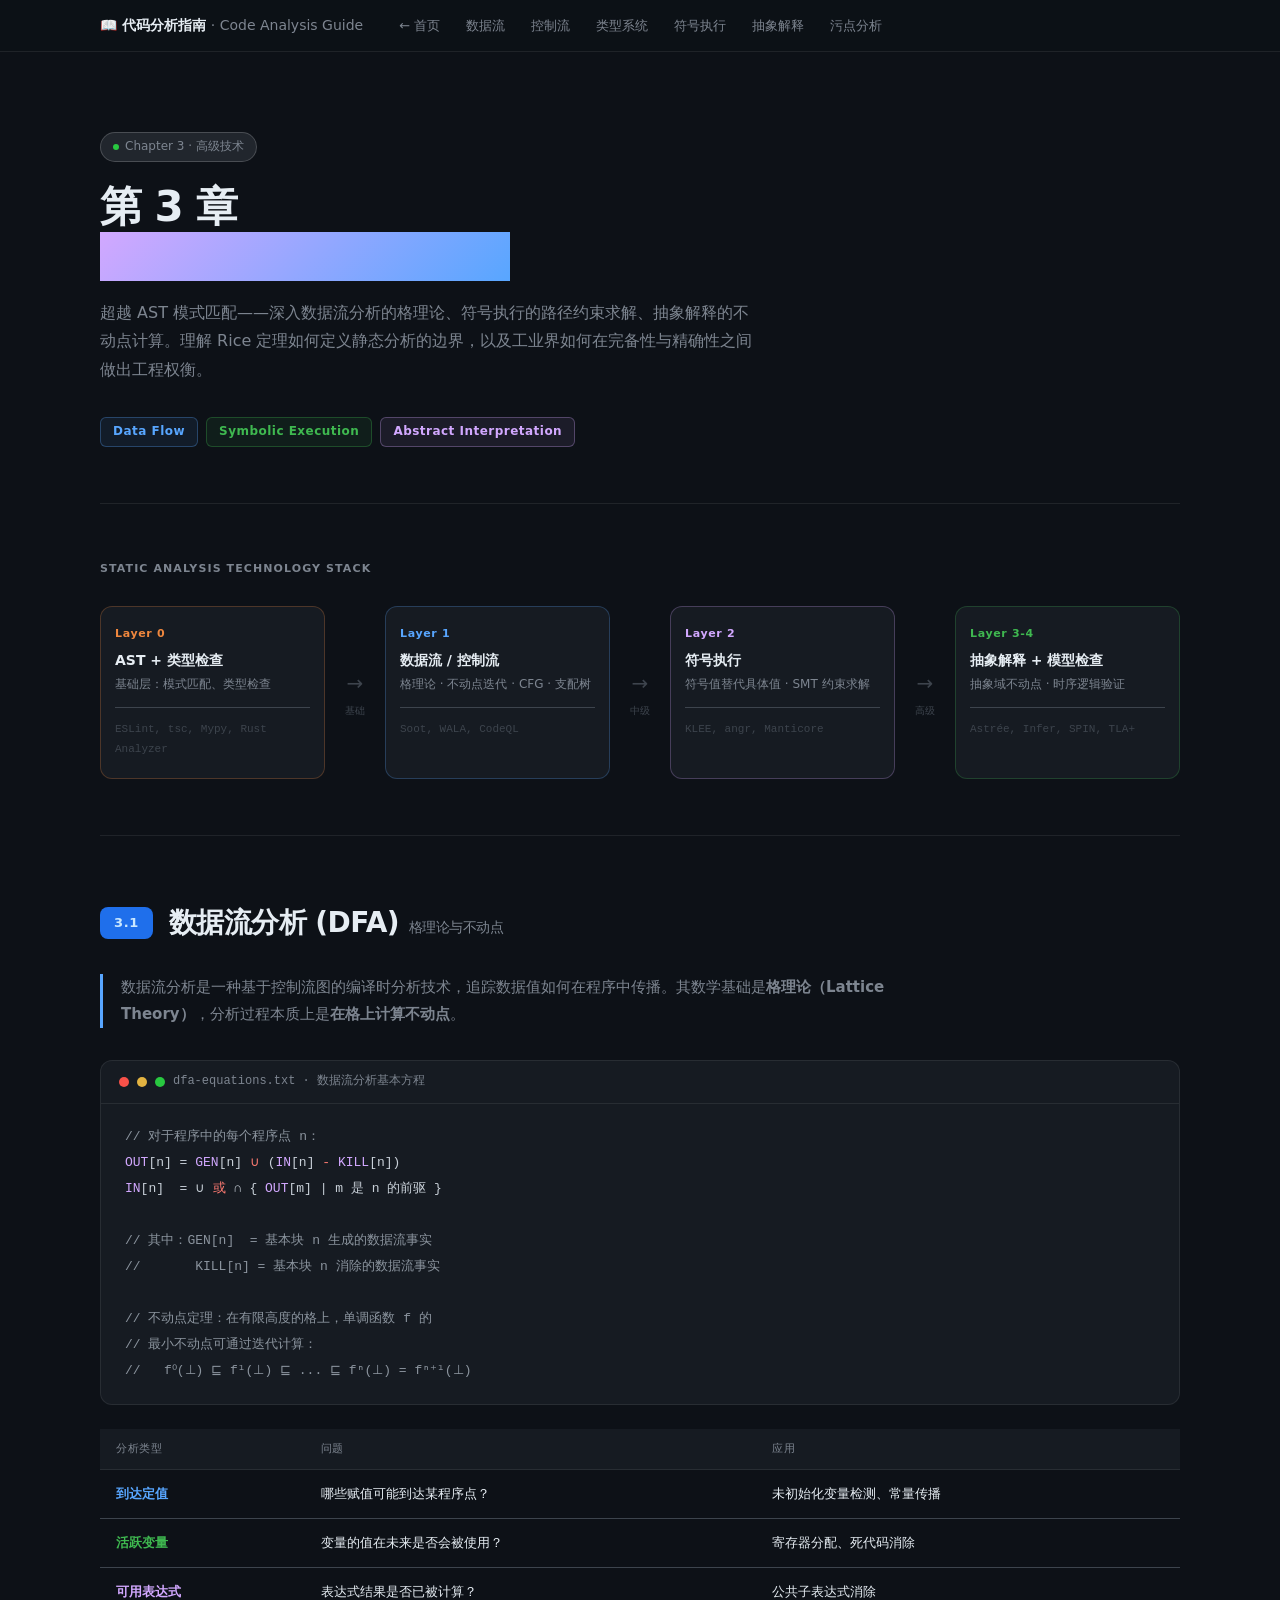
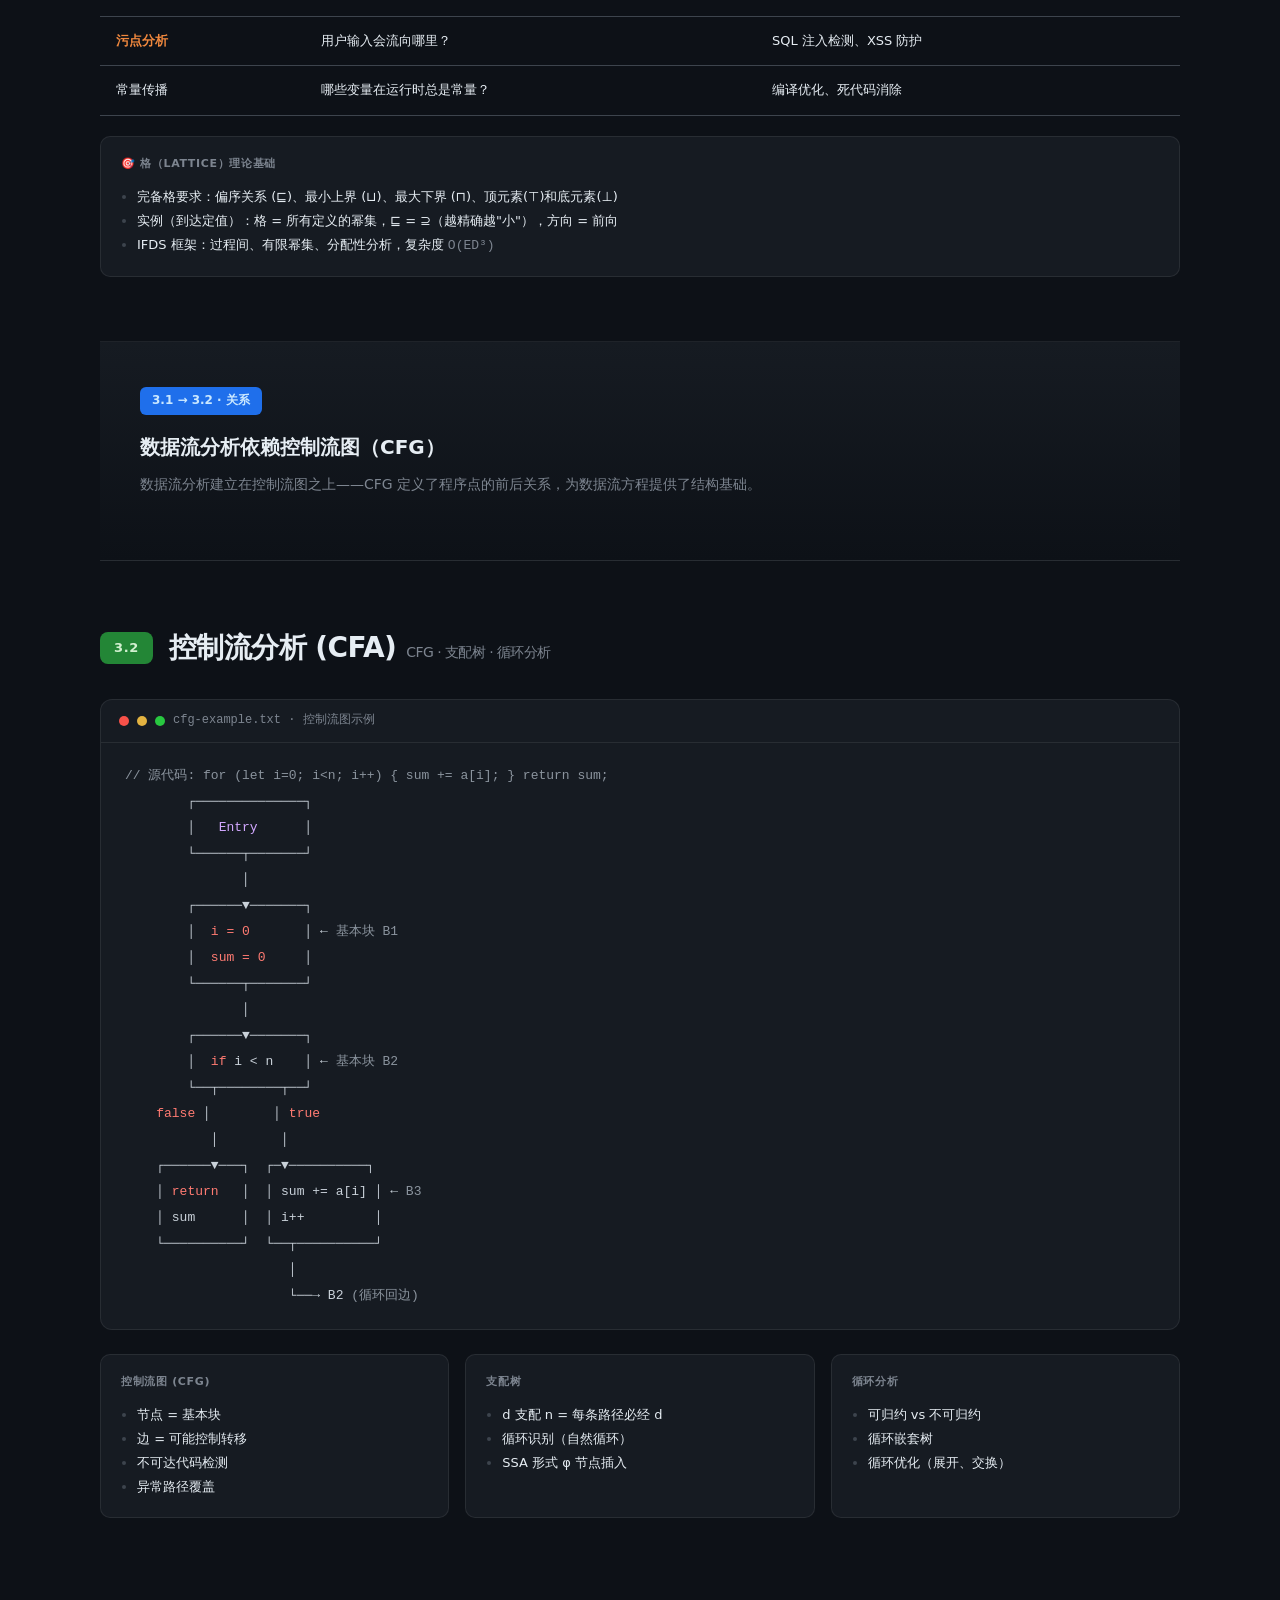
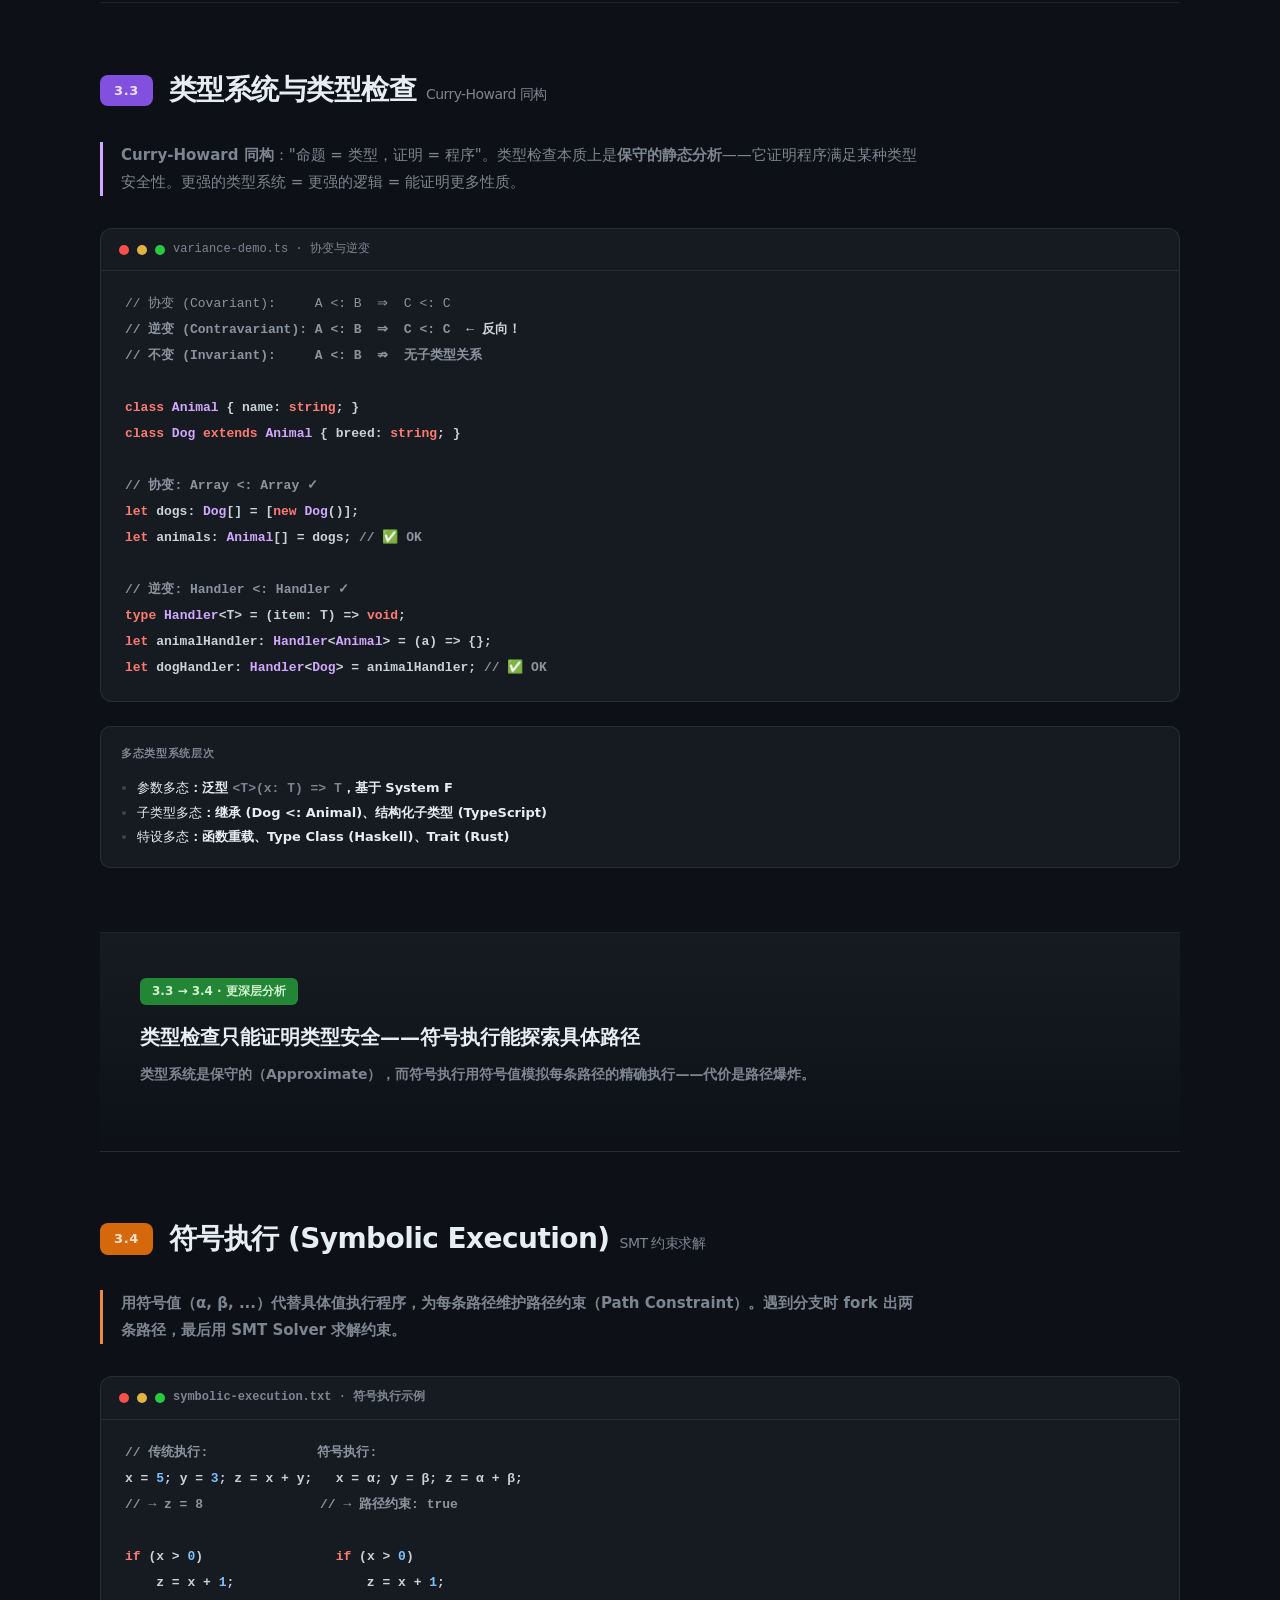
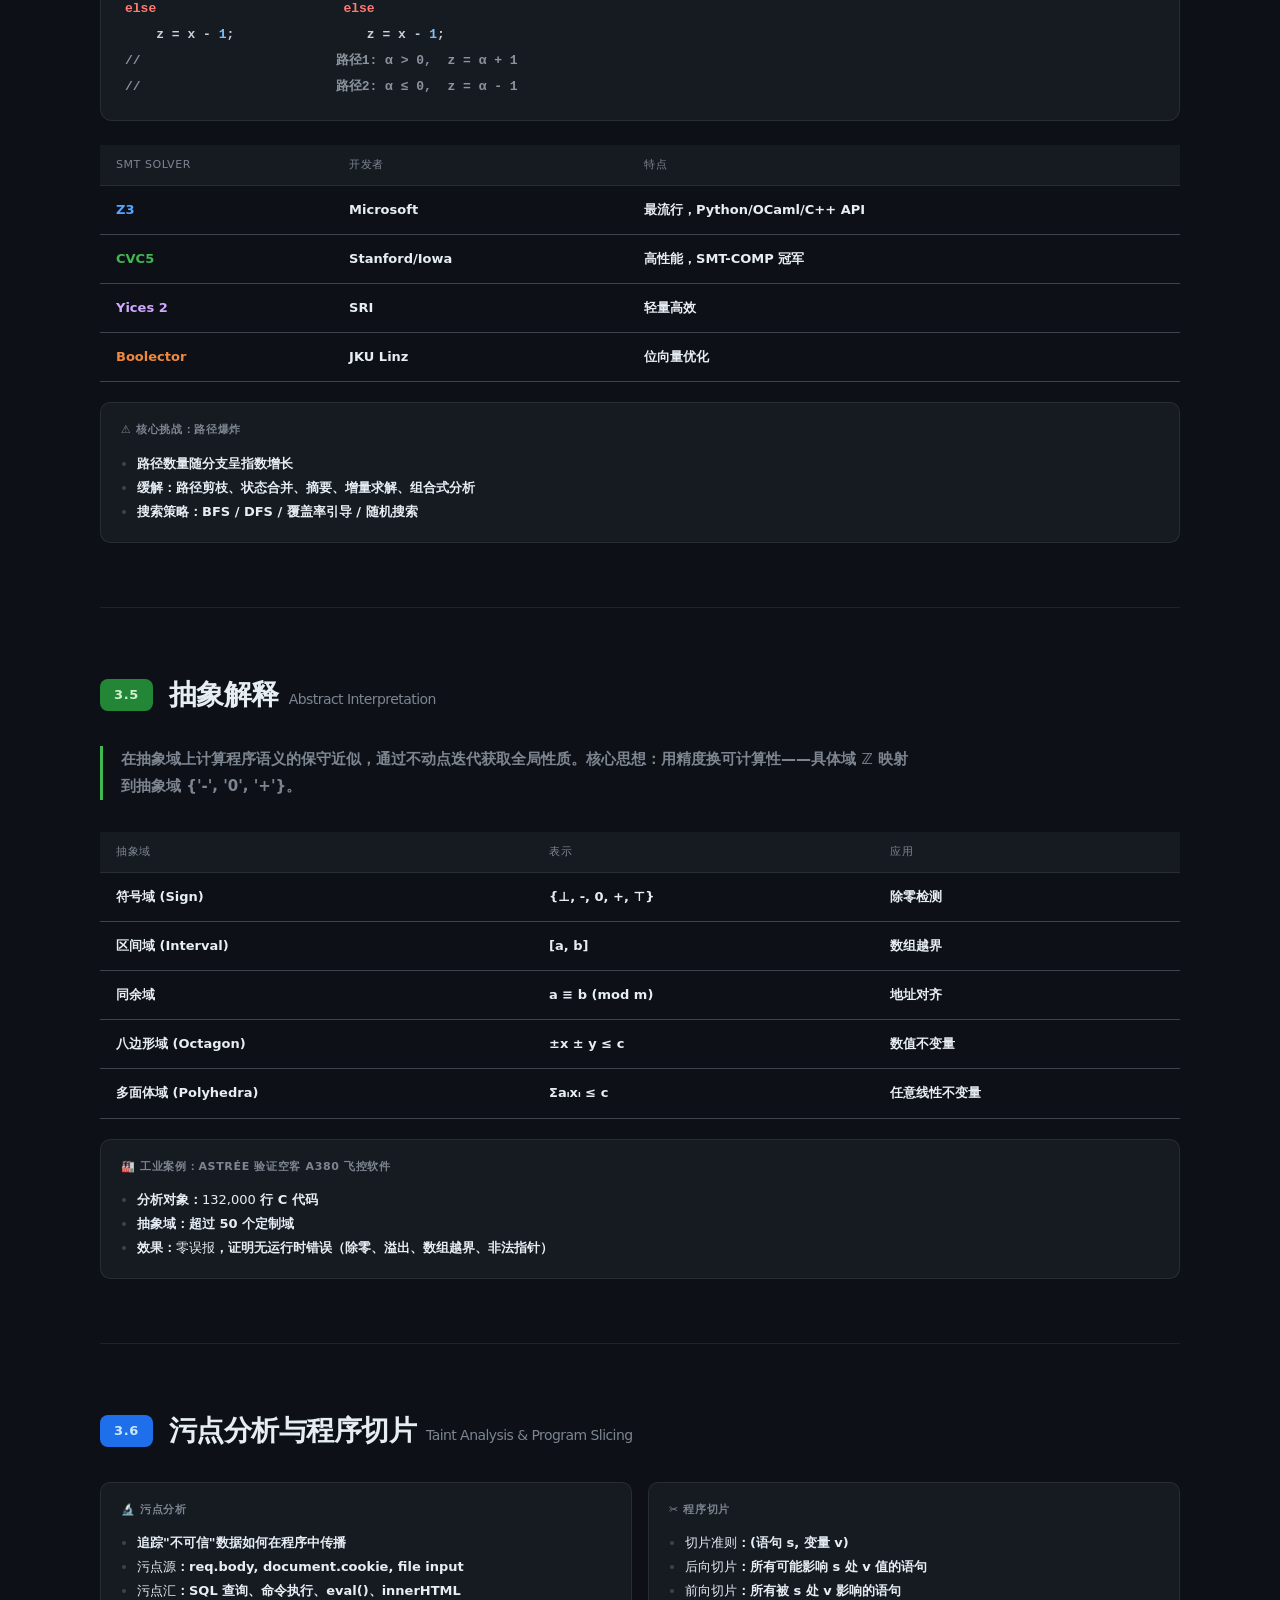
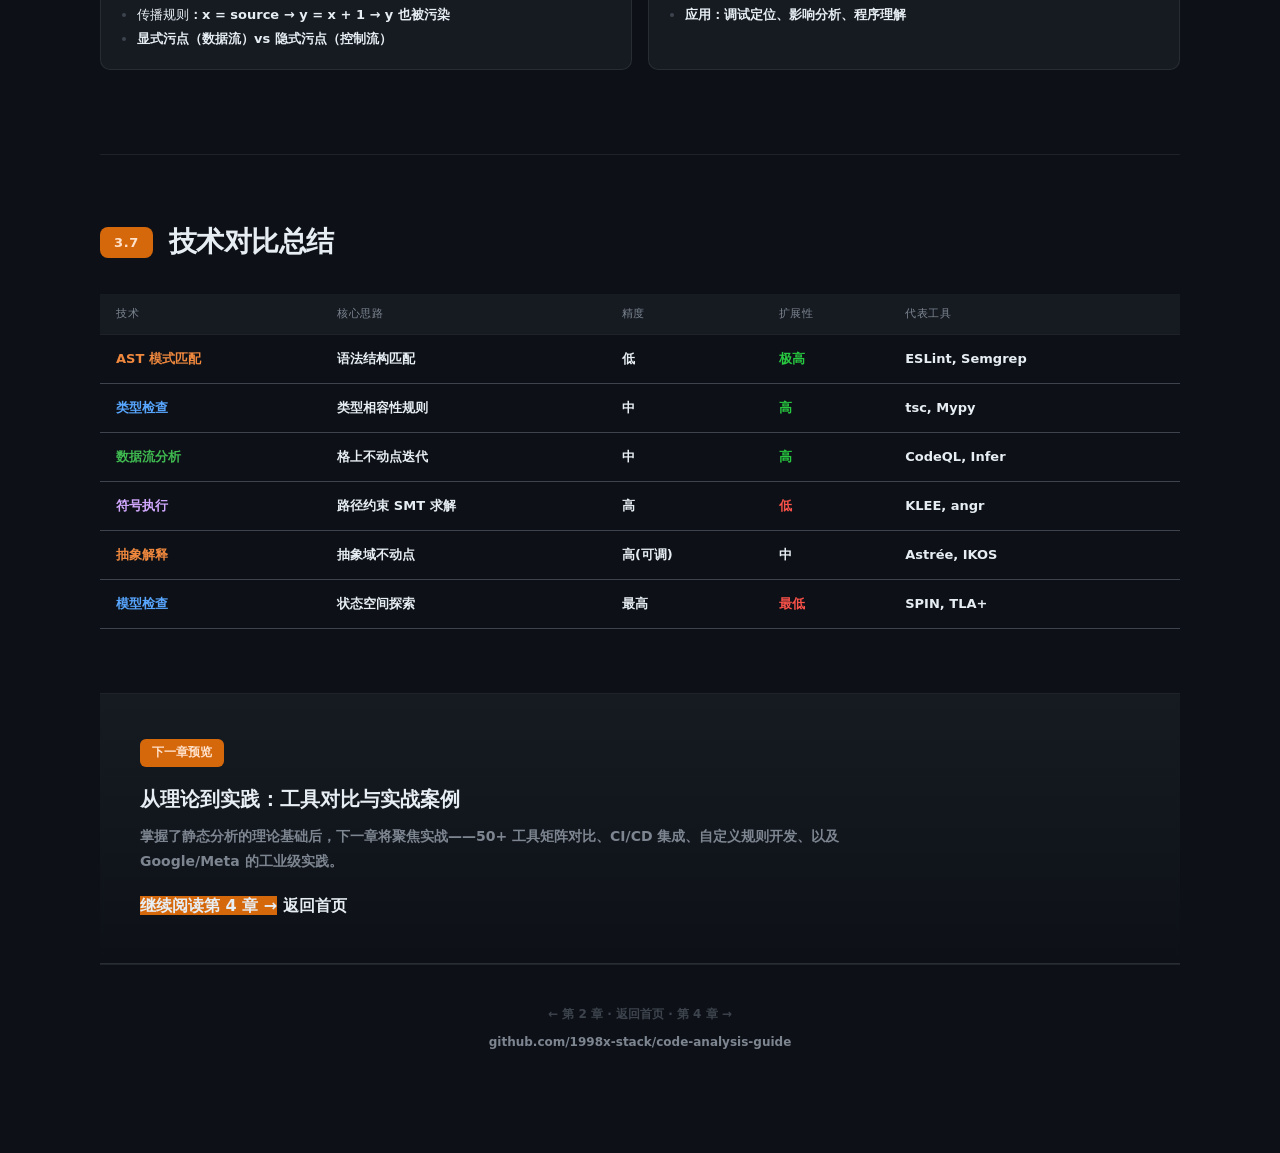
<file: html/03-静态分析技术深度剖析.html>
<!DOCTYPE html>
<html lang="zh">
<head>
<meta charset="UTF-8">
<meta name="viewport" content="width=device-width,initial-scale=1">
<title>第 3 章：静态分析技术深度剖析 — 深度技术指南</title>
<link rel="stylesheet" href="assets/base-dark.css">
<style>
:root {
  --c1:#58a6ff; --c1d:#1f6feb;
  --c2:#3fb950; --c2d:#238636;
  --c3:#d2a8ff; --c3d:#8250df;
  --c4:#f0883e; --c4d:#d6680c;
  --c5:#f85149;
}
.hero h1 em { background:linear-gradient(135deg, var(--c3), var(--c1)); }
.math { font-family:var(--mono); color:var(--muted); }
</style>
</head>
<body>

<nav>
  <div class="nav-inner">
    <a class="nav-brand" href="index.html">📖 代码分析指南 <span>· Code Analysis Guide</span></a>
    <a class="nl" href="index.html">← 首页</a>
    <a class="nl" href="#s1">数据流</a>
    <a class="nl" href="#s2">控制流</a>
    <a class="nl" href="#s3">类型系统</a>
    <a class="nl" href="#s4">符号执行</a>
    <a class="nl" href="#s5">抽象解释</a>
    <a class="nl" href="#s6">污点分析</a>
  </div>
</nav>

<div class="page">

<section class="hero">
  <div class="hero-badge"><span class="dot"></span>Chapter 3 · 高级技术</div>
  <h1>第 3 章<br><em>静态分析技术深度剖析</em></h1>
  <p>超越 AST 模式匹配——深入数据流分析的格理论、符号执行的路径约束求解、抽象解释的不动点计算。理解 Rice 定理如何定义静态分析的边界，以及工业界如何在完备性与精确性之间做出工程权衡。</p>
  <div class="tag-row">
    <span class="ltag" style="color:var(--c1);border-color:rgba(88,166,255,.3);background:rgba(88,166,255,.08)">Data Flow</span>
    <span class="ltag" style="color:var(--c2);border-color:rgba(63,185,80,.3);background:rgba(63,185,80,.08)">Symbolic Execution</span>
    <span class="ltag" style="color:var(--c3);border-color:rgba(210,168,255,.3);background:rgba(210,168,255,.08)">Abstract Interpretation</span>
  </div>
</section>

<div class="flow">
  <div class="sec-label">Static Analysis Technology Stack</div>
  <div class="flow-track">
    <div class="flow-box" style="border-color:rgba(240,136,62,.25)">
      <div class="fb-tag" style="color:var(--c4)">Layer 0</div>
      <div class="fb-name">AST + 类型检查</div>
      <div class="fb-sub">基础层：模式匹配、类型检查</div>
      <div class="fb-file">ESLint, tsc, Mypy, Rust Analyzer</div>
    </div>
    <div class="flow-arrow"><span class="arr-icon">→</span><span class="arr-text">基础</span></div>
    <div class="flow-box" style="border-color:rgba(88,166,255,.25)">
      <div class="fb-tag" style="color:var(--c1)">Layer 1</div>
      <div class="fb-name">数据流 / 控制流</div>
      <div class="fb-sub">格理论 · 不动点迭代 · CFG · 支配树</div>
      <div class="fb-file">Soot, WALA, CodeQL</div>
    </div>
    <div class="flow-arrow"><span class="arr-icon">→</span><span class="arr-text">中级</span></div>
    <div class="flow-box" style="border-color:rgba(210,168,255,.25)">
      <div class="fb-tag" style="color:var(--c3)">Layer 2</div>
      <div class="fb-name">符号执行</div>
      <div class="fb-sub">符号值替代具体值 · SMT 约束求解</div>
      <div class="fb-file">KLEE, angr, Manticore</div>
    </div>
    <div class="flow-arrow"><span class="arr-icon">→</span><span class="arr-text">高级</span></div>
    <div class="flow-box" style="border-color:rgba(63,185,80,.25)">
      <div class="fb-tag" style="color:var(--c2)">Layer 3-4</div>
      <div class="fb-name">抽象解释 + 模型检查</div>
      <div class="fb-sub">抽象域不动点 · 时序逻辑验证</div>
      <div class="fb-file">Astrée, Infer, SPIN, TLA+</div>
    </div>
  </div>
</div>

<section class="layer-sec" id="s1">
  <div class="layer-hdr">
    <span class="layer-id-badge" style="background:var(--c1d);color:#cae8ff">3.1</span>
    <h2 class="layer-title">数据流分析 (DFA)<small>格理论与不动点</small></h2>
  </div>
  <p class="layer-def" style="border-color:var(--c1)">
    数据流分析是一种基于控制流图的编译时分析技术，追踪数据值如何在程序中传播。其数学基础是<strong>格理论（Lattice Theory）</strong>，分析过程本质上是<strong>在格上计算不动点</strong>。
  </p>

  <div class="codeblock">
    <div class="cb-head"><span class="cb-dot" style="background:#f85149"></span><span class="cb-dot" style="background:#e3b341"></span><span class="cb-dot" style="background:#28c840"></span>dfa-equations.txt · 数据流分析基本方程</div>
    <div class="cb-body"><span class="cm">// 对于程序中的每个程序点 n：</span>
<span class="fn">OUT</span>[n] = <span class="fn">GEN</span>[n] <span class="kw">∪</span> (<span class="fn">IN</span>[n] <span class="kw">-</span> <span class="fn">KILL</span>[n])
<span class="fn">IN</span>[n]  = ∪ <span class="kw">或</span> ∩ { <span class="fn">OUT</span>[m] | m 是 n 的前驱 }

<span class="cm">// 其中：GEN[n]  = 基本块 n 生成的数据流事实</span>
<span class="cm">//       KILL[n] = 基本块 n 消除的数据流事实</span>

<span class="cm">// 不动点定理：在有限高度的格上，单调函数 f 的</span>
<span class="cm">// 最小不动点可通过迭代计算：</span>
<span class="cm">//   f⁰(⊥) ⊑ f¹(⊥) ⊑ ... ⊑ fⁿ(⊥) = fⁿ⁺¹(⊥)</span></div>
  </div>

  <table class="stab">
    <thead><tr><th>分析类型</th><th>问题</th><th>应用</th></tr></thead>
    <tbody>
      <tr><td style="font-weight:600;color:var(--c1)">到达定值</td><td>哪些赋值可能到达某程序点？</td><td>未初始化变量检测、常量传播</td></tr>
      <tr><td style="font-weight:600;color:var(--c2)">活跃变量</td><td>变量的值在未来是否会被使用？</td><td>寄存器分配、死代码消除</td></tr>
      <tr><td style="font-weight:600;color:var(--c3)">可用表达式</td><td>表达式结果是否已被计算？</td><td>公共子表达式消除</td></tr>
      <tr><td style="font-weight:600;color:var(--c4)">污点分析</td><td>用户输入会流向哪里？</td><td>SQL 注入检测、XSS 防护</td></tr>
      <tr><td>常量传播</td><td>哪些变量在运行时总是常量？</td><td>编译优化、死代码消除</td></tr>
    </tbody>
  </table>

  <div class="card" style="margin-top:20px">
    <div class="card-title">🎯 格（Lattice）理论基础</div>
    <ul>
      <li><strong>完备格</strong>要求：偏序关系 (⊑)、最小上界 (⊔)、最大下界 (⊓)、顶元素(⊤)和底元素(⊥)</li>
      <li>实例（到达定值）：格 = 所有定义的幂集，⊑ = ⊇（越精确越"小"），方向 = 前向</li>
      <li><strong>IFDS 框架</strong>：过程间、有限幂集、分配性分析，复杂度 <span class="math">O(ED³)</span></li>
    </ul>
  </div>
</section>

<div class="tran-sec">
  <div class="tran-inner">
    <span class="tran-pill" style="background:var(--c1d);color:#cae8ff">3.1 → 3.2 · 关系</span>
    <div class="tran-h">数据流分析依赖控制流图（CFG）</div>
    <div class="tran-p">数据流分析建立在控制流图之上——CFG 定义了程序点的前后关系，为数据流方程提供了结构基础。</div>
  </div>
</div>

<section class="layer-sec" id="s2">
  <div class="layer-hdr">
    <span class="layer-id-badge" style="background:var(--c2d);color:#d2f0d0">3.2</span>
    <h2 class="layer-title">控制流分析 (CFA)<small>CFG · 支配树 · 循环分析</small></h2>
  </div>

  <div class="codeblock">
    <div class="cb-head"><span class="cb-dot" style="background:#f85149"></span><span class="cb-dot" style="background:#e3b341"></span><span class="cb-dot" style="background:#28c840"></span>cfg-example.txt · 控制流图示例</div>
    <div class="cb-body"><span class="cm">// 源代码: for (let i=0; i&lt;n; i++) { sum += a[i]; } return sum;</span>
        ┌──────────────┐
        │   <span class="fn">Entry</span>      │
        └──────┬───────┘
               │
        ┌──────▼───────┐
        │  <span class="kw">i = 0</span>       │ ← <span class="cm">基本块 B1</span>
        │  <span class="kw">sum = 0</span>     │
        └──────┬───────┘
               │
        ┌──────▼───────┐
        │  <span class="kw">if</span> i &lt; n    │ ← <span class="cm">基本块 B2</span>
        └──┬────────┬──┘
    <span class="kw">false</span> │        │ <span class="kw">true</span>
           │        │
    ┌──────▼───┐  ┌─▼──────────┐
    │ <span class="kw">return</span>   │  │ sum += a[i] │ ← <span class="cm">B3</span>
    │ sum      │  │ i++         │
    └──────────┘  └──┬──────────┘
                     │
                     └──→ B2 <span class="cm">(循环回边)</span></div>
  </div>

  <div class="grid3">
    <div class="card">
      <div class="card-title">控制流图 (CFG)</div>
      <ul><li>节点 = 基本块</li><li>边 = 可能控制转移</li><li>不可达代码检测</li><li>异常路径覆盖</li></ul>
    </div>
    <div class="card">
      <div class="card-title">支配树</div>
      <ul><li>d 支配 n = 每条路径必经 d</li><li>循环识别（自然循环）</li><li>SSA 形式 φ 节点插入</li></ul>
    </div>
    <div class="card">
      <div class="card-title">循环分析</div>
      <ul><li>可归约 vs 不可归约</li><li>循环嵌套树</li><li>循环优化（展开、交换）</li></ul>
    </div>
  </div>
</section>

<section class="layer-sec" id="s3">
  <div class="layer-hdr">
    <span class="layer-id-badge" style="background:var(--c3d);color:#eddeff">3.3</span>
    <h2 class="layer-title">类型系统与类型检查<small>Curry-Howard 同构</small></h2>
  </div>

  <p class="layer-def" style="border-color:var(--c3)">
    <strong>Curry-Howard 同构</strong>："命题 = 类型，证明 = 程序"。类型检查本质上是<strong>保守的静态分析</strong>——它证明程序满足某种类型安全性。更强的类型系统 = 更强的逻辑 = 能证明更多性质。
  </p>

  <div class="codeblock">
    <div class="cb-head"><span class="cb-dot" style="background:#f85149"></span><span class="cb-dot" style="background:#e3b341"></span><span class="cb-dot" style="background:#28c840"></span>variance-demo.ts · 协变与逆变</div>
    <div class="cb-body"><span class="cm">// 协变 (Covariant):     A <: B  ⇒  C<A> <: C<B></span>
<span class="cm">// 逆变 (Contravariant): A <: B  ⇒  C<B> <: C<A>  ← 反向！</span>
<span class="cm">// 不变 (Invariant):     A <: B  ⇏  无子类型关系</span>

<span class="kw">class</span> <span class="fn">Animal</span> { name: <span class="kw">string</span>; }
<span class="kw">class</span> <span class="fn">Dog</span> <span class="kw">extends</span> <span class="fn">Animal</span> { breed: <span class="kw">string</span>; }

<span class="cm">// 协变: Array<Dog> <: Array<Animal> ✓</span>
<span class="kw">let</span> dogs: <span class="fn">Dog</span>[] = [<span class="kw">new</span> <span class="fn">Dog</span>()];
<span class="kw">let</span> animals: <span class="fn">Animal</span>[] = dogs; <span class="cm">// ✅ OK</span>

<span class="cm">// 逆变: Handler<Animal> <: Handler<Dog> ✓</span>
<span class="kw">type</span> <span class="fn">Handler</span>&lt;T&gt; = (item: T) =&gt; <span class="kw">void</span>;
<span class="kw">let</span> animalHandler: <span class="fn">Handler</span>&lt;<span class="fn">Animal</span>&gt; = (a) =&gt; {};
<span class="kw">let</span> dogHandler: <span class="fn">Handler</span>&lt;<span class="fn">Dog</span>&gt; = animalHandler; <span class="cm">// ✅ OK</span></div>
  </div>

  <div class="card" style="margin-top:20px">
    <div class="card-title">多态类型系统层次</div>
    <ul>
      <li><strong>参数多态</strong>：泛型 <span class="math">&lt;T&gt;(x: T) => T</span>，基于 System F</li>
      <li><strong>子类型多态</strong>：继承 (Dog <: Animal)、结构化子类型 (TypeScript)</li>
      <li><strong>特设多态</strong>：函数重载、Type Class (Haskell)、Trait (Rust)</li>
    </ul>
  </div>
</section>

<div class="tran-sec">
  <div class="tran-inner">
    <span class="tran-pill" style="background:var(--c2d);color:#d2f0d0">3.3 → 3.4 · 更深层分析</span>
    <div class="tran-h">类型检查只能证明类型安全——符号执行能探索具体路径</div>
    <div class="tran-p">类型系统是保守的（Approximate），而符号执行用符号值模拟每条路径的精确执行——代价是路径爆炸。</div>
  </div>
</div>

<section class="layer-sec" id="s4">
  <div class="layer-hdr">
    <span class="layer-id-badge" style="background:var(--c4d);color:#ffe2cc">3.4</span>
    <h2 class="layer-title">符号执行 (Symbolic Execution)<small>SMT 约束求解</small></h2>
  </div>
  <p class="layer-def" style="border-color:var(--c4)">
    用<strong>符号值</strong>（α, β, ...）代替具体值执行程序，为每条路径维护<strong>路径约束（Path Constraint）</strong>。遇到分支时 fork 出两条路径，最后用 <strong>SMT Solver</strong> 求解约束。
  </p>

  <div class="codeblock">
    <div class="cb-head"><span class="cb-dot" style="background:#f85149"></span><span class="cb-dot" style="background:#e3b341"></span><span class="cb-dot" style="background:#28c840"></span>symbolic-execution.txt · 符号执行示例</div>
    <div class="cb-body"><span class="cm">// 传统执行:              符号执行:</span>
x = <span class="num">5</span>; y = <span class="num">3</span>; z = x + y;   x = α; y = β; z = α + β;
<span class="cm">// → z = 8               // → 路径约束: true</span>

<span class="kw">if</span> (x &gt; <span class="num">0</span>)                 <span class="kw">if</span> (x &gt; <span class="num">0</span>)
    z = x + <span class="num">1</span>;                 z = x + <span class="num">1</span>;
<span class="kw">else</span>                        <span class="kw">else</span>
    z = x - <span class="num">1</span>;                 z = x - <span class="num">1</span>;
<span class="cm">//                         路径1: α > 0,  z = α + 1
//                         路径2: α ≤ 0,  z = α - 1</span></div>
  </div>

  <table class="stab">
    <thead><tr><th>SMT Solver</th><th>开发者</th><th>特点</th></tr></thead>
    <tbody>
      <tr><td style="font-weight:600;color:var(--c1)">Z3</td><td>Microsoft</td><td>最流行，Python/OCaml/C++ API</td></tr>
      <tr><td style="font-weight:600;color:var(--c2)">CVC5</td><td>Stanford/Iowa</td><td>高性能，SMT-COMP 冠军</td></tr>
      <tr><td style="font-weight:600;color:var(--c3)">Yices 2</td><td>SRI</td><td>轻量高效</td></tr>
      <tr><td style="font-weight:600;color:var(--c4)">Boolector</td><td>JKU Linz</td><td>位向量优化</td></tr>
    </tbody>
  </table>

  <div class="card" style="margin-top:20px">
    <div class="card-title">⚠️ 核心挑战：路径爆炸</div>
    <ul><li>路径数量随分支呈指数增长</li><li>缓解：路径剪枝、状态合并、摘要、增量求解、组合式分析</li><li>搜索策略：BFS / DFS / 覆盖率引导 / 随机搜索</li></ul>
  </div>
</section>

<section class="layer-sec" id="s5">
  <div class="layer-hdr">
    <span class="layer-id-badge" style="background:var(--c2d);color:#d2f0d0">3.5</span>
    <h2 class="layer-title">抽象解释<small>Abstract Interpretation</small></h2>
  </div>
  <p class="layer-def" style="border-color:var(--c2)">
    在<strong>抽象域</strong>上计算程序语义的保守近似，通过不动点迭代获取全局性质。核心思想：<strong>用精度换可计算性</strong>——具体域 ℤ 映射到抽象域 {'-', '0', '+'}。
  </p>

  <table class="stab">
    <thead><tr><th>抽象域</th><th>表示</th><th>应用</th></tr></thead>
    <tbody>
      <tr><td style="font-weight:600">符号域 (Sign)</td><td>{⊥, -, 0, +, ⊤}</td><td>除零检测</td></tr>
      <tr><td style="font-weight:600">区间域 (Interval)</td><td>[a, b]</td><td>数组越界</td></tr>
      <tr><td style="font-weight:600">同余域</td><td>a ≡ b (mod m)</td><td>地址对齐</td></tr>
      <tr><td style="font-weight:600">八边形域 (Octagon)</td><td>±x ± y ≤ c</td><td>数值不变量</td></tr>
      <tr><td style="font-weight:600">多面体域 (Polyhedra)</td><td>Σaᵢxᵢ ≤ c</td><td>任意线性不变量</td></tr>
    </tbody>
  </table>

  <div class="card" style="margin-top:20px">
    <div class="card-title">🏭 工业案例：Astrée 验证空客 A380 飞控软件</div>
    <ul>
      <li>分析对象：<strong>132,000</strong> 行 C 代码</li>
      <li>抽象域：超过 50 个定制域</li>
      <li>效果：<strong>零误报</strong>，证明无运行时错误（除零、溢出、数组越界、非法指针）</li>
    </ul>
  </div>
</section>

<section class="layer-sec" id="s6">
  <div class="layer-hdr">
    <span class="layer-id-badge" style="background:var(--c1d);color:#cae8ff">3.6</span>
    <h2 class="layer-title">污点分析与程序切片<small>Taint Analysis & Program Slicing</small></h2>
  </div>

  <div class="grid2">
    <div class="card">
      <div class="card-title">🔬 污点分析</div>
      <ul>
        <li>追踪"不可信"数据如何在程序中传播</li>
        <li><strong>污点源</strong>：req.body, document.cookie, file input</li>
        <li><strong>污点汇</strong>：SQL 查询、命令执行、eval()、innerHTML</li>
        <li><strong>传播规则</strong>：x = source → y = x + 1 → y 也被污染</li>
        <li>显式污点（数据流）vs 隐式污点（控制流）</li>
      </ul>
    </div>
    <div class="card">
      <div class="card-title">✂️ 程序切片</div>
      <ul>
        <li><strong>切片准则</strong>：(语句 s, 变量 v)</li>
        <li><strong>后向切片</strong>：所有可能影响 s 处 v 值的语句</li>
        <li><strong>前向切片</strong>：所有被 s 处 v 影响的语句</li>
        <li>应用：调试定位、影响分析、程序理解</li>
      </ul>
    </div>
  </div>
</section>

<section class="layer-sec">
  <div class="layer-hdr">
    <span class="layer-id-badge" style="background:var(--c4d);color:#ffe2cc">3.7</span>
    <h2 class="layer-title">技术对比总结</h2>
  </div>

  <table class="stab">
    <thead><tr><th>技术</th><th>核心思路</th><th>精度</th><th>扩展性</th><th>代表工具</th></tr></thead>
    <tbody>
      <tr><td style="color:var(--c4)">AST 模式匹配</td><td>语法结构匹配</td><td>低</td><td class="impl">极高</td><td>ESLint, Semgrep</td></tr>
      <tr><td style="color:var(--c1)">类型检查</td><td>类型相容性规则</td><td>中</td><td class="impl">高</td><td>tsc, Mypy</td></tr>
      <tr><td style="color:var(--c2)">数据流分析</td><td>格上不动点迭代</td><td>中</td><td class="impl">高</td><td>CodeQL, Infer</td></tr>
      <tr><td style="color:var(--c3)">符号执行</td><td>路径约束 SMT 求解</td><td>高</td><td style="color:var(--c5)">低</td><td>KLEE, angr</td></tr>
      <tr><td style="color:var(--c4)">抽象解释</td><td>抽象域不动点</td><td>高(可调)</td><td>中</td><td>Astrée, IKOS</td></tr>
      <tr><td style="color:var(--c1)">模型检查</td><td>状态空间探索</td><td>最高</td><td style="color:var(--c5)">最低</td><td>SPIN, TLA+</td></tr>
    </tbody>
  </table>
</section>

<div class="tran-sec">
  <div class="tran-inner">
    <span class="tran-pill" style="background:var(--c4d);color:#ffe2cc">下一章预览</span>
    <div class="tran-h">从理论到实践：工具对比与实战案例</div>
    <div class="tran-p">掌握了静态分析的理论基础后，下一章将聚焦实战——50+ 工具矩阵对比、CI/CD 集成、自定义规则开发、以及 Google/Meta 的工业级实践。</div>
    <div class="cta-row" style="margin-top:20px">
      <a href="04-工具与实践.html" class="cta-btn cta-primary" style="background:var(--c4d);border-color:var(--c4d)">继续阅读第 4 章 →</a>
      <a href="index.html" class="cta-btn cta-secondary">返回首页</a>
    </div>
  </div>
</div>

<div class="footer">
  <p><a href="02-AST抽象语法树详解.html">← 第 2 章</a> · <a href="index.html">返回首页</a> · <a href="04-工具与实践.html">第 4 章 →</a></p>
  <p style="margin-top:8px"><a href="https://github.com/1998x-stack/code-analysis-guide" style="color:var(--muted)">github.com/1998x-stack/code-analysis-guide</a></p>
</div>

</div>
</body>
</html>
</file>
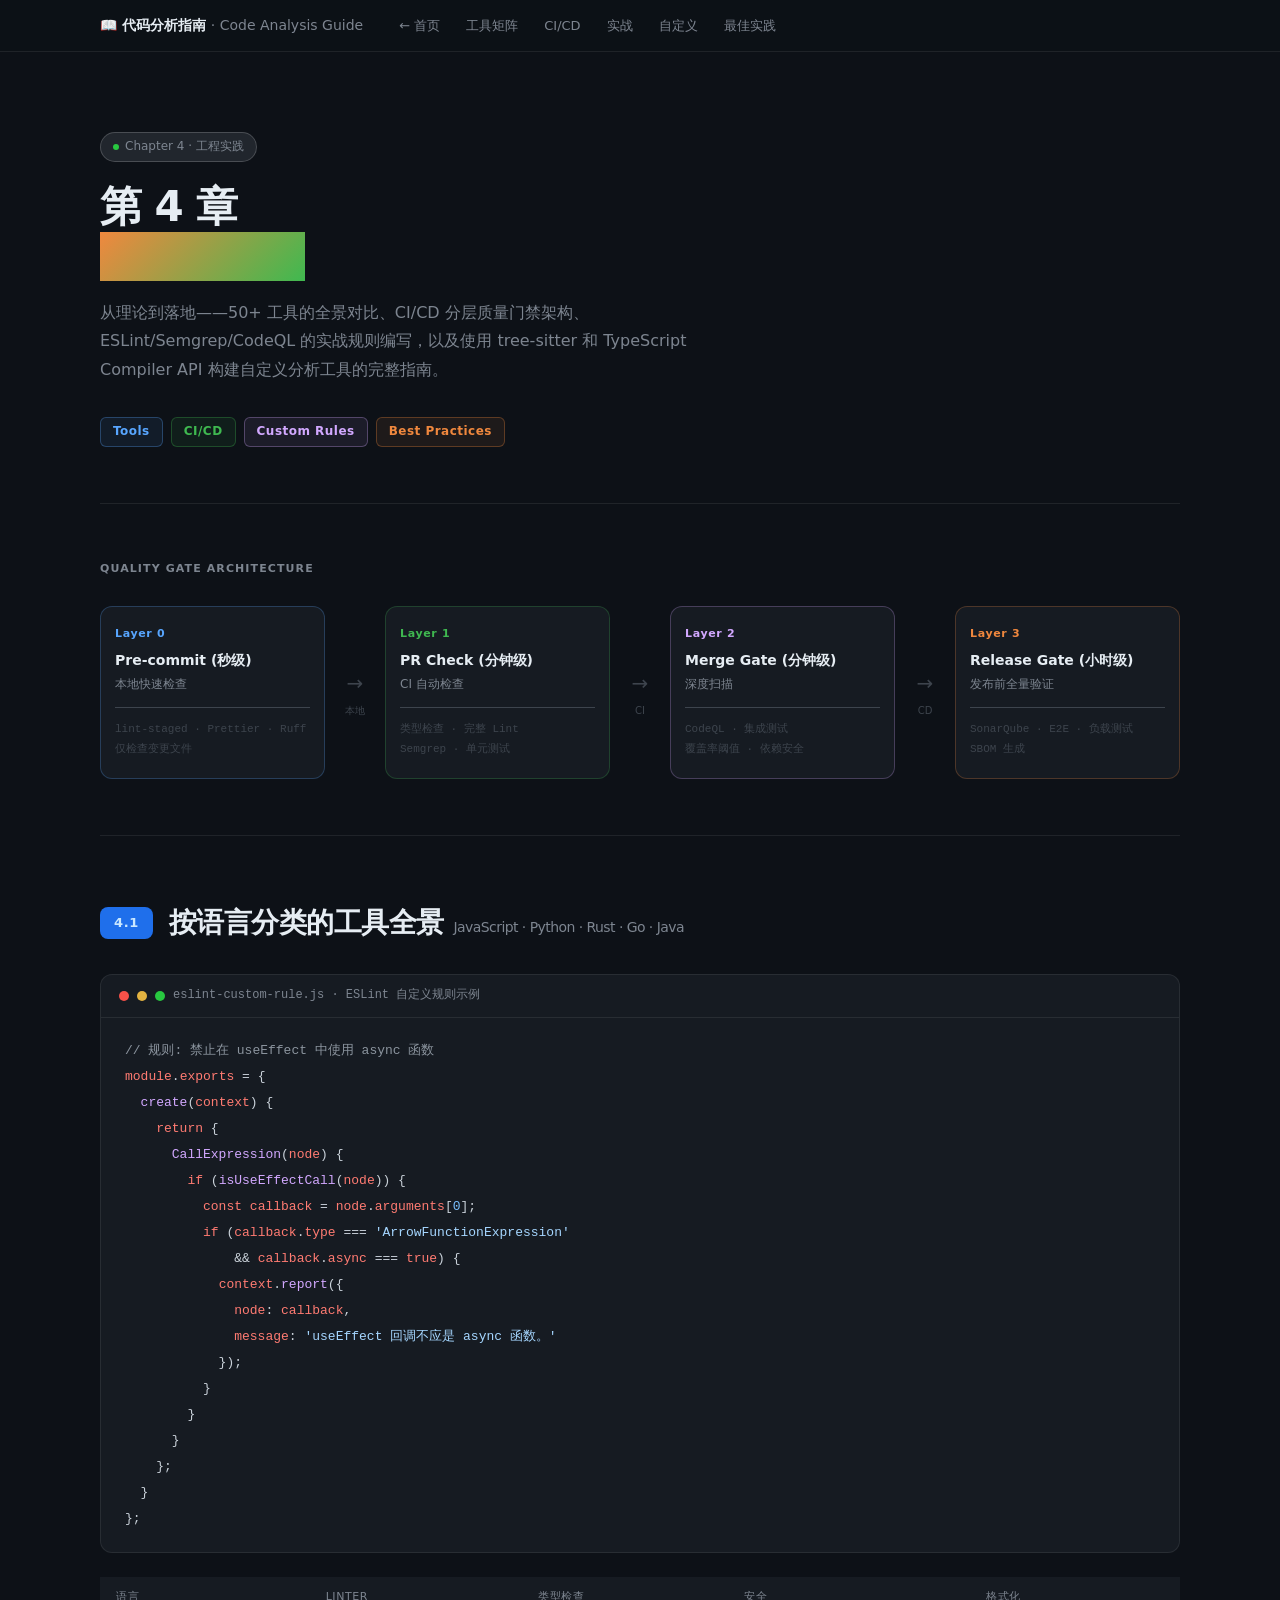
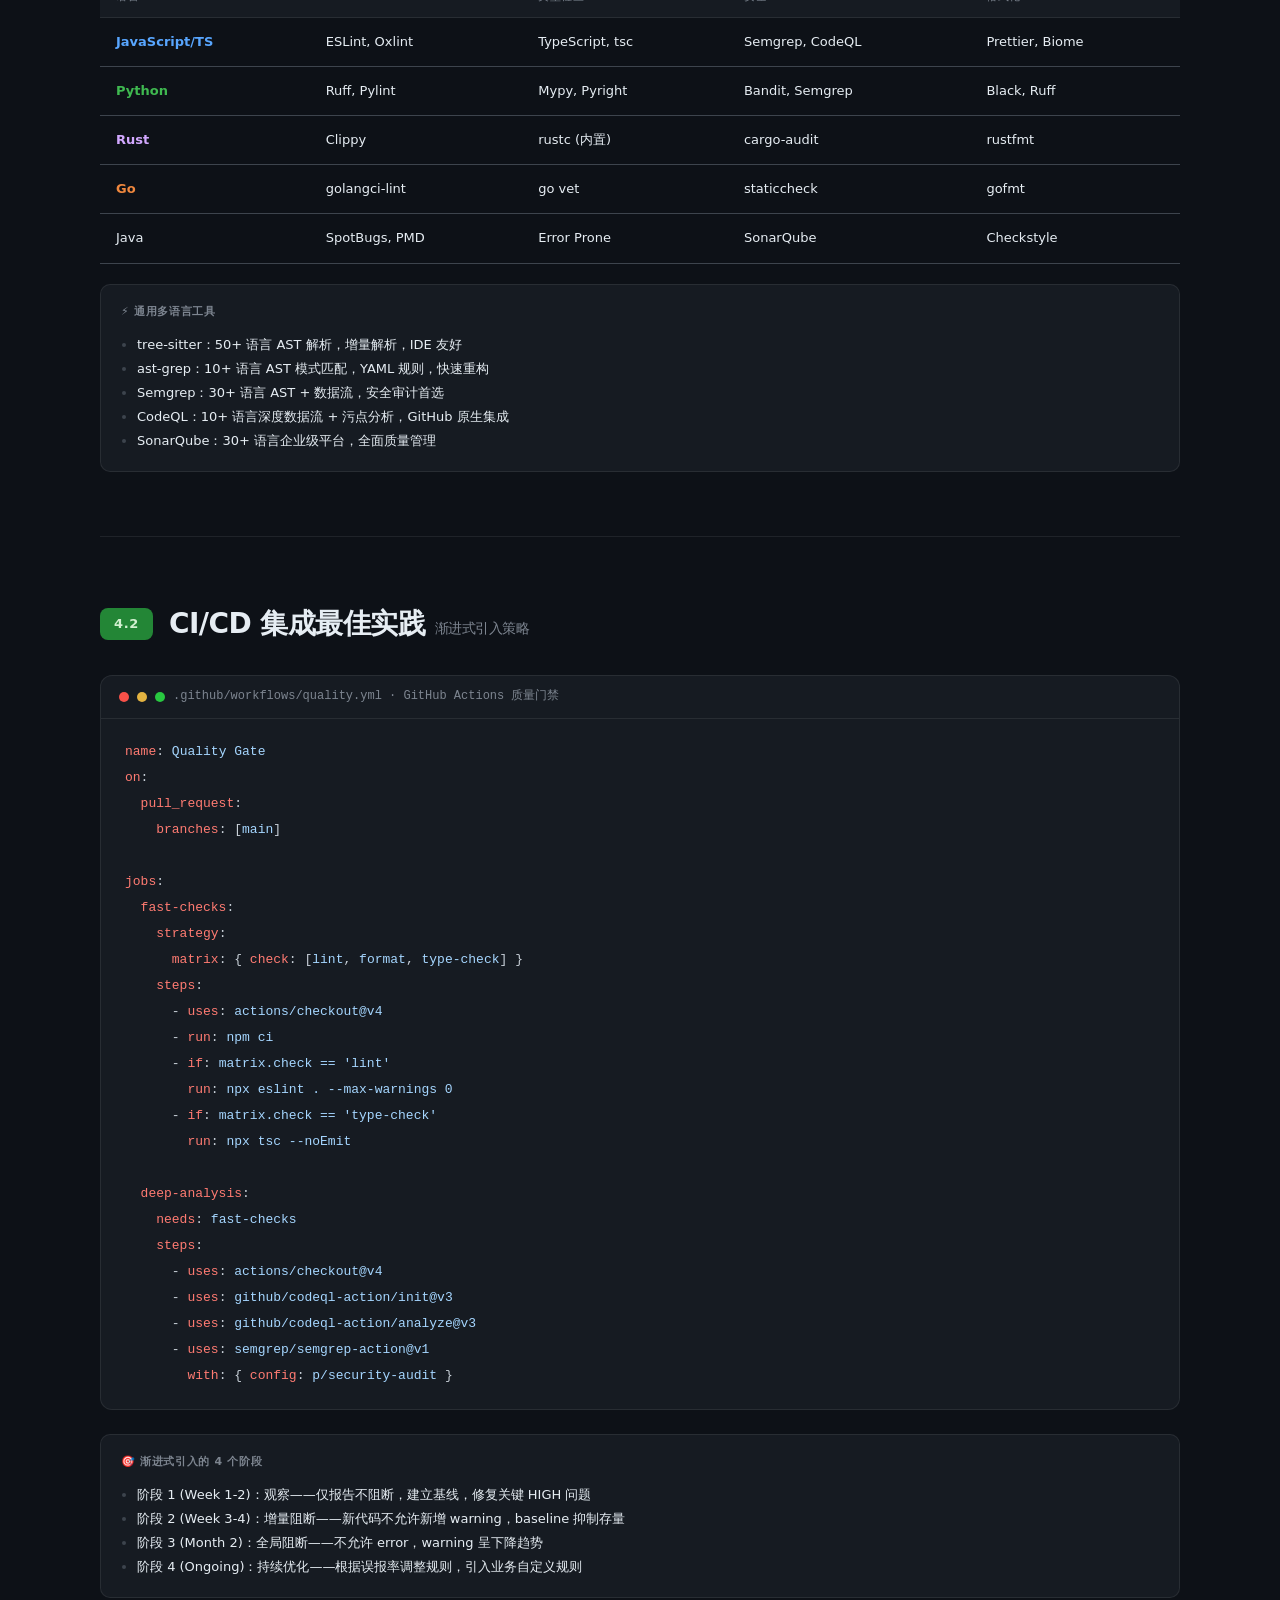
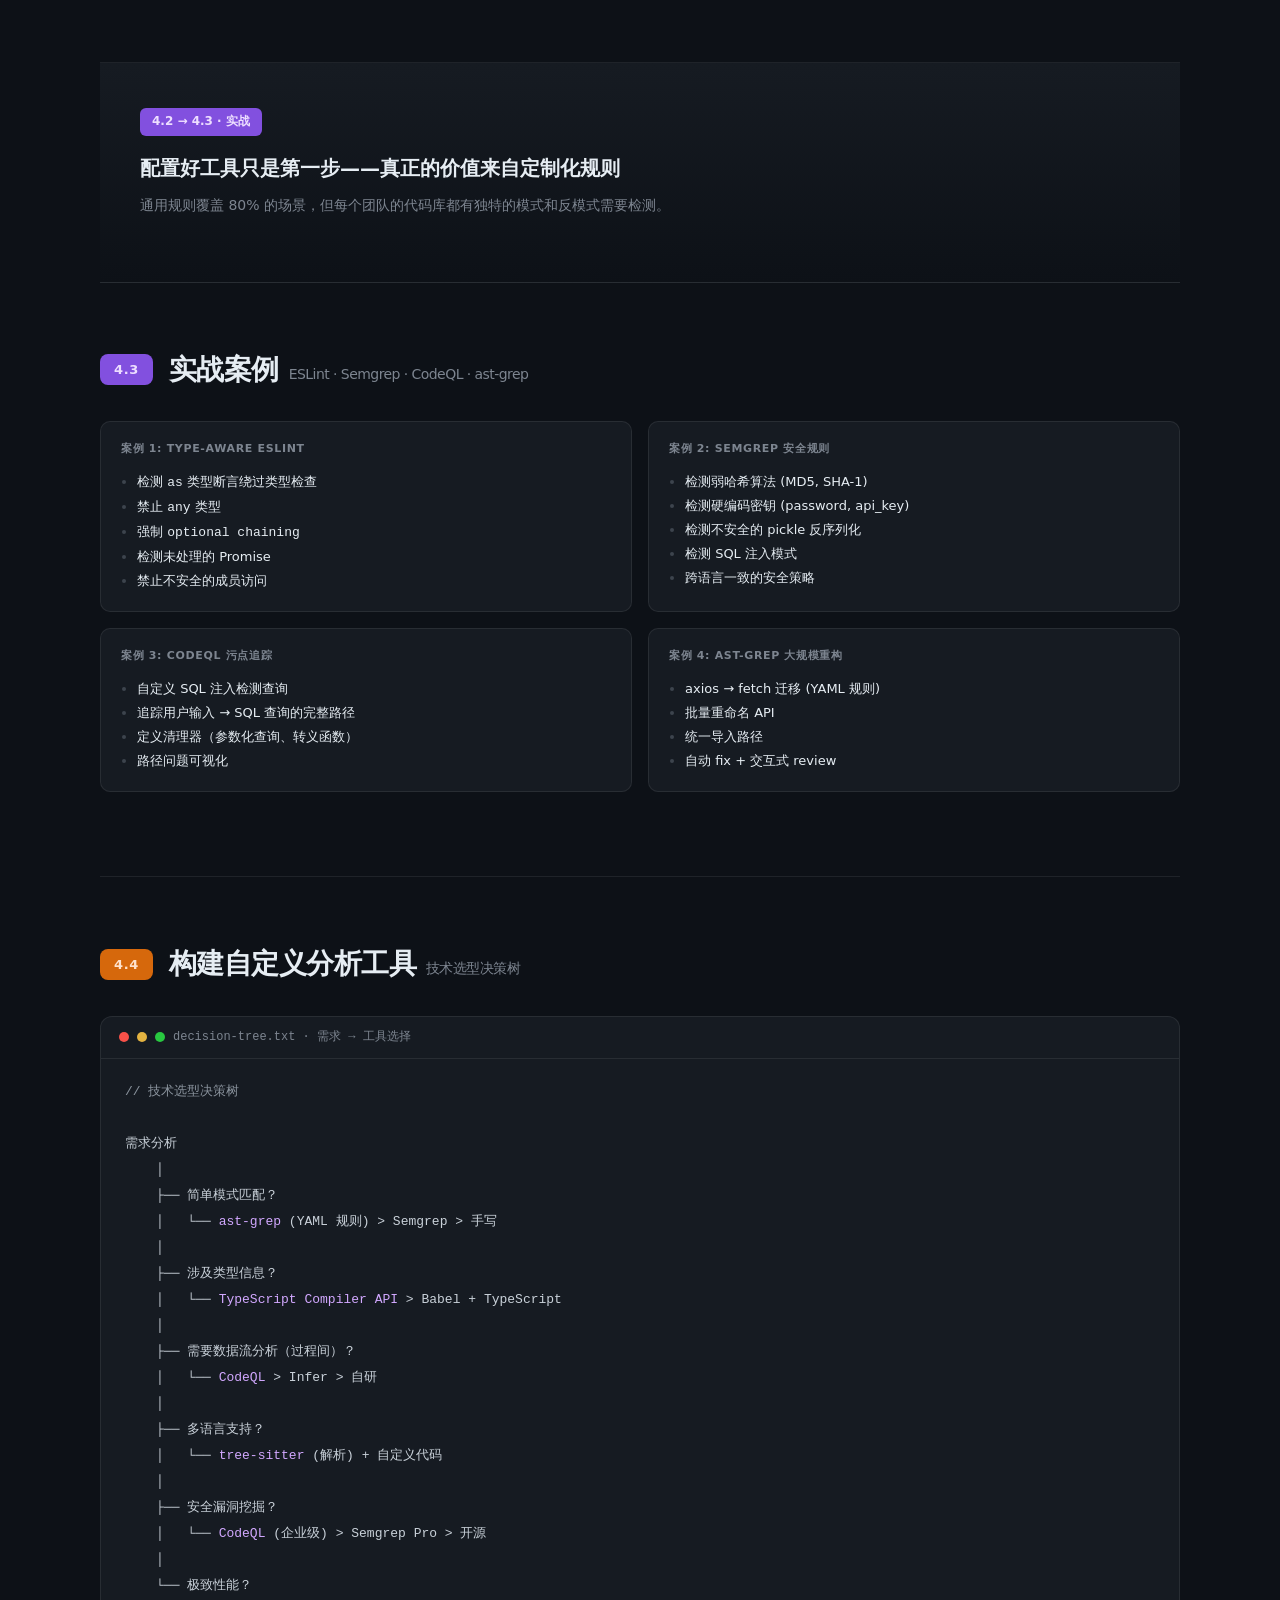
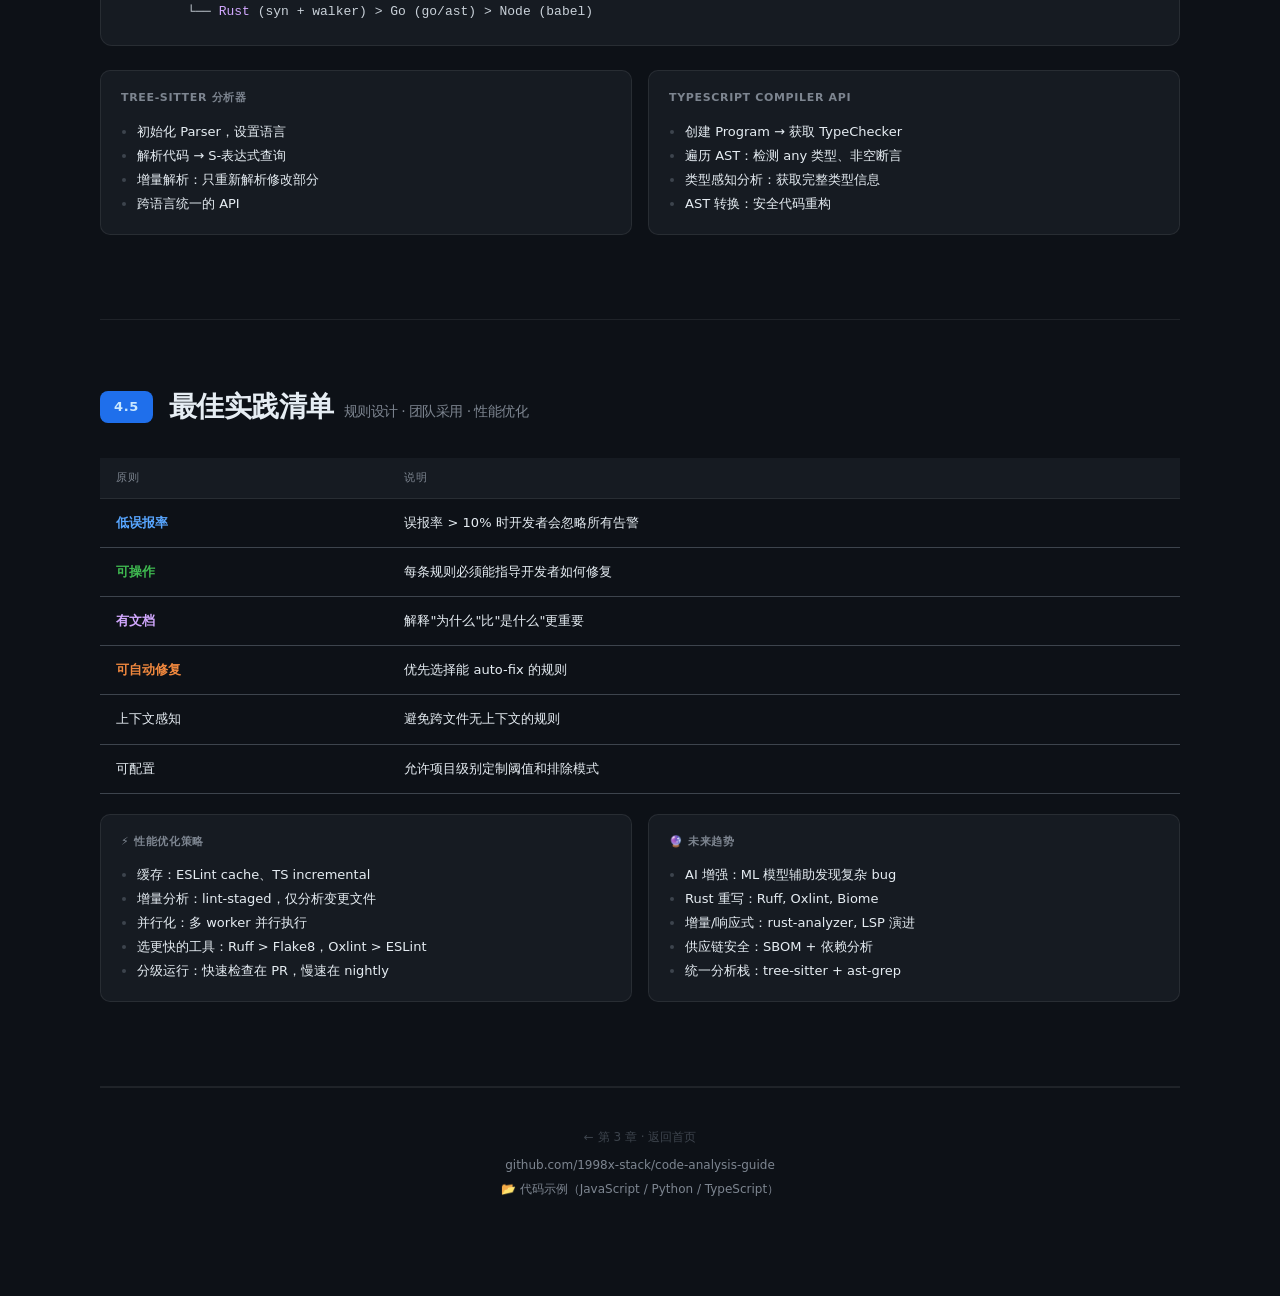
<file: html/04-工具与实践.html>
<!DOCTYPE html>
<html lang="zh">
<head>
<meta charset="UTF-8">
<meta name="viewport" content="width=device-width,initial-scale=1">
<title>第 4 章：工具与实践 — 深度技术指南</title>
<link rel="stylesheet" href="assets/base-dark.css">
<style>
:root {
  --c1:#58a6ff; --c1d:#1f6feb;
  --c2:#3fb950; --c2d:#238636;
  --c3:#d2a8ff; --c3d:#8250df;
  --c4:#f0883e; --c4d:#d6680c;
  --red:#f85149;
}
.hero h1 em { background:linear-gradient(135deg, var(--c4), var(--c2)); }
</style>
</head>
<body>

<nav>
  <div class="nav-inner">
    <a class="nav-brand" href="index.html">📖 代码分析指南 <span>· Code Analysis Guide</span></a>
    <a class="nl" href="index.html">← 首页</a>
    <a class="nl" href="#s1">工具矩阵</a>
    <a class="nl" href="#s2">CI/CD</a>
    <a class="nl" href="#s3">实战</a>
    <a class="nl" href="#s4">自定义</a>
    <a class="nl" href="#s5">最佳实践</a>
  </div>
</nav>

<div class="page">

<section class="hero">
  <div class="hero-badge"><span class="dot"></span>Chapter 4 · 工程实践</div>
  <h1>第 4 章<br><em>工具与实践</em></h1>
  <p>从理论到落地——50+ 工具的全景对比、CI/CD 分层质量门禁架构、ESLint/Semgrep/CodeQL 的实战规则编写，以及使用 tree-sitter 和 TypeScript Compiler API 构建自定义分析工具的完整指南。</p>
  <div class="tag-row">
    <span class="ltag" style="color:var(--c1);border-color:rgba(88,166,255,.3);background:rgba(88,166,255,.08)">Tools</span>
    <span class="ltag" style="color:var(--c2);border-color:rgba(63,185,80,.3);background:rgba(63,185,80,.08)">CI/CD</span>
    <span class="ltag" style="color:var(--c3);border-color:rgba(210,168,255,.3);background:rgba(210,168,255,.08)">Custom Rules</span>
    <span class="ltag" style="color:var(--c4);border-color:rgba(240,136,62,.3);background:rgba(240,136,62,.08)">Best Practices</span>
  </div>
</section>

<div class="flow">
  <div class="sec-label">Quality Gate Architecture</div>
  <div class="flow-track">
    <div class="flow-box" style="border-color:rgba(88,166,255,.25)">
      <div class="fb-tag" style="color:var(--c1)">Layer 0</div>
      <div class="fb-name">Pre-commit (秒级)</div>
      <div class="fb-sub">本地快速检查</div>
      <div class="fb-file">lint-staged · Prettier · Ruff<br>仅检查变更文件</div>
    </div>
    <div class="flow-arrow"><span class="arr-icon">→</span><span class="arr-text">本地</span></div>
    <div class="flow-box" style="border-color:rgba(63,185,80,.25)">
      <div class="fb-tag" style="color:var(--c2)">Layer 1</div>
      <div class="fb-name">PR Check (分钟级)</div>
      <div class="fb-sub">CI 自动检查</div>
      <div class="fb-file">类型检查 · 完整 Lint<br>Semgrep · 单元测试</div>
    </div>
    <div class="flow-arrow"><span class="arr-icon">→</span><span class="arr-text">CI</span></div>
    <div class="flow-box" style="border-color:rgba(210,168,255,.25)">
      <div class="fb-tag" style="color:var(--c3)">Layer 2</div>
      <div class="fb-name">Merge Gate (分钟级)</div>
      <div class="fb-sub">深度扫描</div>
      <div class="fb-file">CodeQL · 集成测试<br>覆盖率阈值 · 依赖安全</div>
    </div>
    <div class="flow-arrow"><span class="arr-icon">→</span><span class="arr-text">CD</span></div>
    <div class="flow-box" style="border-color:rgba(240,136,62,.25)">
      <div class="fb-tag" style="color:var(--c4)">Layer 3</div>
      <div class="fb-name">Release Gate (小时级)</div>
      <div class="fb-sub">发布前全量验证</div>
      <div class="fb-file">SonarQube · E2E · 负载测试<br>SBOM 生成</div>
    </div>
  </div>
</div>

<section class="layer-sec" id="s1">
  <div class="layer-hdr">
    <span class="layer-id-badge" style="background:var(--c1d);color:#cae8ff">4.1</span>
    <h2 class="layer-title">按语言分类的工具全景<small>JavaScript · Python · Rust · Go · Java</small></h2>
  </div>

  <div class="codeblock">
    <div class="cb-head"><span class="cb-dot" style="background:#f85149"></span><span class="cb-dot" style="background:#e3b341"></span><span class="cb-dot" style="background:#28c840"></span>eslint-custom-rule.js · ESLint 自定义规则示例</div>
    <div class="cb-body"><span class="cm">// 规则: 禁止在 useEffect 中使用 async 函数</span>
<span class="kw">module</span>.<span class="kw">exports</span> = {
  <span class="fn">create</span>(<span class="kw">context</span>) {
    <span class="kw">return</span> {
      <span class="fn">CallExpression</span>(<span class="kw">node</span>) {
        <span class="kw">if</span> (<span class="fn">isUseEffectCall</span>(<span class="kw">node</span>)) {
          <span class="kw">const</span> <span class="kw">callback</span> = <span class="kw">node</span>.<span class="kw">arguments</span>[<span class="num">0</span>];
          <span class="kw">if</span> (<span class="kw">callback</span>.<span class="kw">type</span> === <span class="str">'ArrowFunctionExpression'</span>
              && <span class="kw">callback</span>.<span class="kw">async</span> === <span class="kw">true</span>) {
            <span class="kw">context</span>.<span class="fn">report</span>({
              <span class="kw">node</span>: <span class="kw">callback</span>,
              <span class="kw">message</span>: <span class="str">'useEffect 回调不应是 async 函数。'</span>
            });
          }
        }
      }
    };
  }
};</div>
  </div>

  <table class="stab">
    <thead><tr><th>语言</th><th>Linter</th><th>类型检查</th><th>安全</th><th>格式化</th></tr></thead>
    <tbody>
      <tr><td style="font-weight:600;color:var(--c1)">JavaScript/TS</td><td>ESLint, Oxlint</td><td>TypeScript, tsc</td><td>Semgrep, CodeQL</td><td>Prettier, Biome</td></tr>
      <tr><td style="font-weight:600;color:var(--c2)">Python</td><td>Ruff, Pylint</td><td>Mypy, Pyright</td><td>Bandit, Semgrep</td><td>Black, Ruff</td></tr>
      <tr><td style="font-weight:600;color:var(--c3)">Rust</td><td>Clippy</td><td>rustc (内置)</td><td>cargo-audit</td><td>rustfmt</td></tr>
      <tr><td style="font-weight:600;color:var(--c4)">Go</td><td>golangci-lint</td><td>go vet</td><td>staticcheck</td><td>gofmt</td></tr>
      <tr><td>Java</td><td>SpotBugs, PMD</td><td>Error Prone</td><td>SonarQube</td><td>Checkstyle</td></tr>
    </tbody>
  </table>

  <div class="card" style="margin-top:20px">
    <div class="card-title">⚡ 通用多语言工具</div>
    <ul>
      <li><strong>tree-sitter</strong>：50+ 语言 AST 解析，增量解析，IDE 友好</li>
      <li><strong>ast-grep</strong>：10+ 语言 AST 模式匹配，YAML 规则，快速重构</li>
      <li><strong>Semgrep</strong>：30+ 语言 AST + 数据流，安全审计首选</li>
      <li><strong>CodeQL</strong>：10+ 语言深度数据流 + 污点分析，GitHub 原生集成</li>
      <li><strong>SonarQube</strong>：30+ 语言企业级平台，全面质量管理</li>
    </ul>
  </div>
</section>

<section class="layer-sec" id="s2">
  <div class="layer-hdr">
    <span class="layer-id-badge" style="background:var(--c2d);color:#d2f0d0">4.2</span>
    <h2 class="layer-title">CI/CD 集成最佳实践<small>渐进式引入策略</small></h2>
  </div>

  <div class="codeblock">
    <div class="cb-head"><span class="cb-dot" style="background:#f85149"></span><span class="cb-dot" style="background:#e3b341"></span><span class="cb-dot" style="background:#28c840"></span>.github/workflows/quality.yml · GitHub Actions 质量门禁</div>
    <div class="cb-body"><span class="kw">name</span>: <span class="str">Quality Gate</span>
<span class="kw">on</span>:
  <span class="kw">pull_request</span>:
    <span class="kw">branches</span>: [<span class="str">main</span>]

<span class="kw">jobs</span>:
  <span class="kw">fast-checks</span>:
    <span class="kw">strategy</span>:
      <span class="kw">matrix</span>: { <span class="kw">check</span>: [<span class="str">lint</span>, <span class="str">format</span>, <span class="str">type-check</span>] }
    <span class="kw">steps</span>:
      - <span class="kw">uses</span>: <span class="str">actions/checkout@v4</span>
      - <span class="kw">run</span>: <span class="str">npm ci</span>
      - <span class="kw">if</span>: <span class="str">matrix.check == 'lint'</span>
        <span class="kw">run</span>: <span class="str">npx eslint . --max-warnings 0</span>
      - <span class="kw">if</span>: <span class="str">matrix.check == 'type-check'</span>
        <span class="kw">run</span>: <span class="str">npx tsc --noEmit</span>

  <span class="kw">deep-analysis</span>:
    <span class="kw">needs</span>: <span class="str">fast-checks</span>
    <span class="kw">steps</span>:
      - <span class="kw">uses</span>: <span class="str">actions/checkout@v4</span>
      - <span class="kw">uses</span>: <span class="str">github/codeql-action/init@v3</span>
      - <span class="kw">uses</span>: <span class="str">github/codeql-action/analyze@v3</span>
      - <span class="kw">uses</span>: <span class="str">semgrep/semgrep-action@v1</span>
        <span class="kw">with</span>: { <span class="kw">config</span>: <span class="str">p/security-audit</span> }</div>
  </div>

  <div class="card" style="margin-top:20px">
    <div class="card-title">🎯 渐进式引入的 4 个阶段</div>
    <ul>
      <li><strong>阶段 1 (Week 1-2)：观察</strong>——仅报告不阻断，建立基线，修复关键 HIGH 问题</li>
      <li><strong>阶段 2 (Week 3-4)：增量阻断</strong>——新代码不允许新增 warning，baseline 抑制存量</li>
      <li><strong>阶段 3 (Month 2)：全局阻断</strong>——不允许 error，warning 呈下降趋势</li>
      <li><strong>阶段 4 (Ongoing)：持续优化</strong>——根据误报率调整规则，引入业务自定义规则</li>
    </ul>
  </div>
</section>

<div class="tran-sec">
  <div class="tran-inner">
    <span class="tran-pill" style="background:var(--c3d);color:#eddeff">4.2 → 4.3 · 实战</span>
    <div class="tran-h">配置好工具只是第一步——真正的价值来自定制化规则</div>
    <div class="tran-p">通用规则覆盖 80% 的场景，但每个团队的代码库都有独特的模式和反模式需要检测。</div>
  </div>
</div>

<section class="layer-sec" id="s3">
  <div class="layer-hdr">
    <span class="layer-id-badge" style="background:var(--c3d);color:#eddeff">4.3</span>
    <h2 class="layer-title">实战案例<small>ESLint · Semgrep · CodeQL · ast-grep</small></h2>
  </div>

  <div class="grid2">
    <div class="card">
      <div class="card-title">案例 1: Type-Aware ESLint</div>
      <ul>
        <li>检测 <code>as</code> 类型断言绕过类型检查</li>
        <li>禁止 <code>any</code> 类型</li>
        <li>强制 <code>optional chaining</code></li>
        <li>检测未处理的 Promise</li>
        <li>禁止不安全的成员访问</li>
      </ul>
    </div>
    <div class="card">
      <div class="card-title">案例 2: Semgrep 安全规则</div>
      <ul>
        <li>检测弱哈希算法 (MD5, SHA-1)</li>
        <li>检测硬编码密钥 (password, api_key)</li>
        <li>检测不安全的 pickle 反序列化</li>
        <li>检测 SQL 注入模式</li>
        <li>跨语言一致的安全策略</li>
      </ul>
    </div>
    <div class="card">
      <div class="card-title">案例 3: CodeQL 污点追踪</div>
      <ul>
        <li>自定义 SQL 注入检测查询</li>
        <li>追踪用户输入 → SQL 查询的完整路径</li>
        <li>定义清理器（参数化查询、转义函数）</li>
        <li>路径问题可视化</li>
      </ul>
    </div>
    <div class="card">
      <div class="card-title">案例 4: ast-grep 大规模重构</div>
      <ul>
        <li>axios → fetch 迁移 (YAML 规则)</li>
        <li>批量重命名 API</li>
        <li>统一导入路径</li>
        <li>自动 fix + 交互式 review</li>
      </ul>
    </div>
  </div>
</section>

<section class="layer-sec" id="s4">
  <div class="layer-hdr">
    <span class="layer-id-badge" style="background:var(--c4d);color:#ffe2cc">4.4</span>
    <h2 class="layer-title">构建自定义分析工具<small>技术选型决策树</small></h2>
  </div>

  <div class="codeblock">
    <div class="cb-head"><span class="cb-dot" style="background:#f85149"></span><span class="cb-dot" style="background:#e3b341"></span><span class="cb-dot" style="background:#28c840"></span>decision-tree.txt · 需求 → 工具选择</div>
    <div class="cb-body"><span class="cm">// 技术选型决策树</span>

需求分析
    │
    ├── 简单模式匹配？
    │   └── <span class="fn">ast-grep</span> (YAML 规则) > Semgrep > 手写
    │
    ├── 涉及类型信息？
    │   └── <span class="fn">TypeScript Compiler API</span> > Babel + TypeScript
    │
    ├── 需要数据流分析（过程间）？
    │   └── <span class="fn">CodeQL</span> > Infer > 自研
    │
    ├── 多语言支持？
    │   └── <span class="fn">tree-sitter</span> (解析) + 自定义代码
    │
    ├── 安全漏洞挖掘？
    │   └── <span class="fn">CodeQL</span> (企业级) > Semgrep Pro > 开源
    │
    └── 极致性能？
        └── <span class="fn">Rust</span> (syn + walker) > Go (go/ast) > Node (babel)</div>
  </div>

  <div class="grid2" style="margin-top:20px">
    <div class="card">
      <div class="card-title">tree-sitter 分析器</div>
      <ul>
        <li>初始化 Parser，设置语言</li>
        <li>解析代码 → S-表达式查询</li>
        <li>增量解析：只重新解析修改部分</li>
        <li>跨语言统一的 API</li>
      </ul>
    </div>
    <div class="card">
      <div class="card-title">TypeScript Compiler API</div>
      <ul>
        <li>创建 Program → 获取 TypeChecker</li>
        <li>遍历 AST：检测 any 类型、非空断言</li>
        <li>类型感知分析：获取完整类型信息</li>
        <li>AST 转换：安全代码重构</li>
      </ul>
    </div>
  </div>
</section>

<section class="layer-sec" id="s5">
  <div class="layer-hdr">
    <span class="layer-id-badge" style="background:var(--c1d);color:#cae8ff">4.5</span>
    <h2 class="layer-title">最佳实践清单<small>规则设计 · 团队采用 · 性能优化</small></h2>
  </div>

  <table class="stab">
    <thead><tr><th>原则</th><th>说明</th></tr></thead>
    <tbody>
      <tr><td style="color:var(--c1);font-weight:600">低误报率</td><td>误报率 > 10% 时开发者会忽略所有告警</td></tr>
      <tr><td style="color:var(--c2);font-weight:600">可操作</td><td>每条规则必须能指导开发者如何修复</td></tr>
      <tr><td style="color:var(--c3);font-weight:600">有文档</td><td>解释"为什么"比"是什么"更重要</td></tr>
      <tr><td style="color:var(--c4);font-weight:600">可自动修复</td><td>优先选择能 auto-fix 的规则</td></tr>
      <tr><td>上下文感知</td><td>避免跨文件无上下文的规则</td></tr>
      <tr><td>可配置</td><td>允许项目级别定制阈值和排除模式</td></tr>
    </tbody>
  </table>

  <div class="grid2" style="margin-top:20px">
    <div class="card">
      <div class="card-title">⚡ 性能优化策略</div>
      <ul>
        <li><strong>缓存</strong>：ESLint cache、TS incremental</li>
        <li><strong>增量分析</strong>：lint-staged，仅分析变更文件</li>
        <li><strong>并行化</strong>：多 worker 并行执行</li>
        <li><strong>选更快的工具</strong>：Ruff > Flake8，Oxlint > ESLint</li>
        <li><strong>分级运行</strong>：快速检查在 PR，慢速在 nightly</li>
      </ul>
    </div>
    <div class="card">
      <div class="card-title">🔮 未来趋势</div>
      <ul>
        <li><strong>AI 增强</strong>：ML 模型辅助发现复杂 bug</li>
        <li><strong>Rust 重写</strong>：Ruff, Oxlint, Biome</li>
        <li><strong>增量/响应式</strong>：rust-analyzer, LSP 演进</li>
        <li><strong>供应链安全</strong>：SBOM + 依赖分析</li>
        <li><strong>统一分析栈</strong>：tree-sitter + ast-grep</li>
      </ul>
    </div>
  </div>
</section>

<div class="footer">
  <p><a href="03-静态分析技术深度剖析.html">← 第 3 章</a> · <a href="index.html">返回首页</a></p>
  <p style="margin-top:8px"><a href="https://github.com/1998x-stack/code-analysis-guide" style="color:var(--muted)">github.com/1998x-stack/code-analysis-guide</a></p>
  <p style="margin-top:4px"><a href="05-ast-examples/" style="color:var(--muted)">📂 代码示例（JavaScript / Python / TypeScript）</a></p>
</div>

</div>
</body>
</html>
</file>
<file: html/assets/base-dark.css>
/*
 * base-dark.css — Dark theme design system for technical HTML artifacts.
 *
 * Usage: <link rel="stylesheet" href="base-dark.css">
 * Then define your semantic color families inline in <style>:
 *   :root { --c1:#1D9E75; --c1d:#0F6E56; ... }
 *
 * This file provides:
 *   - Surface/text/border hierarchy tokens
 *   - Typography tokens (--font, --mono)
 *   - Reset + body defaults
 *   - Sticky nav with blur backdrop
 *   - Hero section (badge, gradient title, tag row)
 *   - Flow track (horizontal process boxes + arrows)
 *   - Content sections (badge+title, definition, card grids, code blocks)
 *   - Transition sections (pill, gate items)
 *   - Comparison grid
 *   - Summary table
 *   - Numbered steps list
 *   - Pill, tag, footer
 *   - Scroll fade-in animation
 */

/* ── Tokens ── */
:root {
  --bg: #0d1117;
  --bg2: #161b22;
  --bg3: #21262d;
  --bg4: #2d333b;
  --border: rgba(255,255,255,0.08);
  --border2: rgba(255,255,255,0.18);
  --text: #e6edf3;
  --muted: #7d8590;
  --faint: #3d444d;
  --code-text: #c9d1d9;
  --green: #28c840;
  --red: #f85149;
  --font: system-ui, -apple-system, 'PingFang SC', 'Microsoft YaHei', sans-serif;
  --mono: 'SF Mono', 'Cascadia Code', Consolas, 'Courier New', monospace;
}

/* ── Reset ── */
*, *::before, *::after { box-sizing: border-box; margin: 0; padding: 0; }
html { scroll-behavior: smooth; }
body {
  background: var(--bg); color: var(--text);
  font-family: var(--font); line-height: 1.65;
  padding-bottom: 100px;
}
a { color: inherit; text-decoration: none; }

/* ── Nav ── */
nav {
  position: sticky; top: 0; z-index: 100;
  background: rgba(13,17,23,.94);
  -webkit-backdrop-filter: blur(12px); backdrop-filter: blur(12px);
  border-bottom: 1px solid var(--border);
  display: flex; align-items: center;
  height: 52px; font-size: 13px;
}
.nav-inner {
  max-width: 1160px; width: 100%; margin: 0 auto;
  padding: 0 40px; display: flex; align-items: center;
  gap: 6px; height: 100%;
}
.nav-brand {
  font-weight: 600; font-size: 14px;
  color: var(--text); margin-right: 20px; white-space: nowrap;
}
.nav-brand span { color: var(--muted); font-weight: 400; }
nav a.nl {
  padding: 4px 10px; border-radius: 6px;
  color: var(--muted); transition: all .15s;
}
nav a.nl:hover { color: var(--text); background: var(--bg3); }

/* ── Page wrapper ── */
.page { max-width: 1160px; margin: 0 auto; padding: 0 40px; }

/* ── Hero ── */
.hero { padding: 80px 0 56px; border-bottom: 1px solid var(--border); }
.hero-badge {
  display: inline-flex; align-items: center; gap: 6px;
  padding: 4px 12px; border-radius: 999px;
  background: var(--bg3); border: 1px solid var(--border2);
  font-size: 12px; color: var(--muted); margin-bottom: 20px;
}
.hero-badge .dot {
  width: 6px; height: 6px; border-radius: 50%; background: var(--green);
}
.hero h1 {
  font-size: 42px; font-weight: 700;
  letter-spacing: -.025em; line-height: 1.2; margin-bottom: 16px;
}
.hero h1 em {
  font-style: normal;
  -webkit-background-clip: text;
  -webkit-text-fill-color: transparent;
  /* gradient colors set inline per page */
}
.hero p {
  font-size: 16px; color: var(--muted);
  max-width: 660px; line-height: 1.8; margin-bottom: 32px;
}
.tag-row { display: flex; flex-wrap: wrap; gap: 8px; }
.ltag {
  display: inline-block; padding: 4px 12px; border-radius: 6px;
  font-size: 12px; font-weight: 600; letter-spacing: .04em;
  border: 1px solid; cursor: default;
}

/* ── Section labels ── */
.sec-label {
  font-size: 11px; font-weight: 600; text-transform: uppercase;
  letter-spacing: .1em; color: var(--muted); margin-bottom: 28px;
}

/* ── Flow overview ── */
.flow { padding: 56px 0; border-bottom: 1px solid var(--border); }
.flow-track { display: flex; align-items: stretch; gap: 0; }
.flow-box {
  flex: 1; min-width: 0;
  background: var(--bg2); border: 1px solid var(--border); border-radius: 12px;
  padding: 18px 14px; cursor: default; position: relative;
  transition: border-color .2s, transform .15s, background .15s;
}
.flow-box:hover {
  border-color: var(--border2); background: var(--bg3);
  transform: translateY(-2px);
}
.fb-tag { font-size: 11px; font-weight: 700; letter-spacing: .06em; margin-bottom: 8px; }
.fb-name { font-size: 14px; font-weight: 600; margin-bottom: 6px; line-height: 1.3; }
.fb-sub { font-size: 12px; color: var(--muted); line-height: 1.5; }
.fb-file {
  margin-top: 14px; padding-top: 12px; border-top: 1px solid var(--faint);
  font-size: 11px; font-family: var(--mono); color: var(--faint); line-height: 1.8;
}
.flow-arrow {
  display: flex; flex-direction: column; align-items: center; justify-content: center;
  gap: 4px; padding: 0 8px; flex-shrink: 0; min-width: 60px;
}
.arr-icon { font-size: 20px; color: var(--faint); }
.arr-text {
  font-size: 10px; color: var(--faint); text-align: center;
  line-height: 1.4; max-width: 70px;
}

/* ── Content sections ── */
.layer-sec { padding: 64px 0; border-bottom: 1px solid var(--border); }
.layer-hdr { display: flex; align-items: center; gap: 16px; margin-bottom: 28px; }
.layer-id-badge {
  font-size: 13px; font-weight: 700; padding: 5px 14px;
  border-radius: 8px; letter-spacing: .05em;
}
.layer-title { font-size: 28px; font-weight: 700; letter-spacing: -.02em; }
.layer-title small { font-size: 14px; font-weight: 400; color: var(--muted); margin-left: 10px; }
.layer-def {
  font-size: 15px; color: var(--muted); line-height: 1.8;
  max-width: 820px; margin-bottom: 32px;
  padding-left: 18px; border-left: 3px solid;
  /* border-color set inline per section */
}

/* ── Card grids ── */
.grid2 { display: grid; grid-template-columns: 1fr 1fr; gap: 16px; margin-bottom: 20px; }
.grid3 { display: grid; grid-template-columns: 1fr 1fr 1fr; gap: 16px; margin-bottom: 20px; }
.card {
  background: var(--bg2); border: 1px solid var(--border); border-radius: 10px;
  padding: 18px 20px;
  transition: border-color .2s, background .15s;
}
.card:hover { border-color: var(--border2); background: var(--bg3); }
.card-title {
  font-size: 11px; font-weight: 600; color: var(--muted);
  text-transform: uppercase; letter-spacing: .06em; margin-bottom: 12px;
}
.card ul { padding: 0 0 0 16px; }
.card li {
  font-size: 13px; color: var(--text); line-height: 1.85; list-style-type: disc;
}
.card li::marker { color: var(--faint); }
.card li strong { color: var(--text); font-weight: 500; }
.card li em {
  font-style: normal; font-family: var(--mono);
  font-size: 11px; color: var(--muted);
}
.pill {
  display: inline-block; padding: 1px 8px; border-radius: 999px;
  font-size: 11px; font-family: var(--mono);
  border: 1px solid var(--border); color: var(--muted);
  margin: 2px 2px 2px 0;
}

/* ── Code blocks ── */
.codeblock {
  background: var(--bg2); border: 1px solid var(--border);
  border-radius: 12px; overflow: hidden; margin-bottom: 24px;
}
.cb-head {
  padding: 11px 18px; border-bottom: 1px solid var(--border);
  font-size: 12px; color: var(--muted); font-family: var(--mono);
  display: flex; align-items: center; gap: 8px;
}
.cb-dot { width: 10px; height: 10px; border-radius: 50%; flex-shrink: 0; }
.cb-body {
  padding: 20px 24px; font-family: var(--mono);
  font-size: 13px; line-height: 2; color: var(--code-text);
  white-space: pre; overflow-x: auto;
}
/* Syntax highlighting */
.kw  { color: #ff7b72; }
.fn  { color: #d2a8ff; }
.str { color: #a5d6ff; }
.cm  { color: #8b949e; }
.num { color: #79c0ff; }
.op  { color: #e3b341; }

/* ── Transition sections ── */
.tran-sec {
  padding: 44px 0; border-bottom: 1px solid var(--border);
  background: linear-gradient(180deg, var(--bg2) 0%, var(--bg) 100%);
}
.tran-inner { max-width: 1160px; margin: 0 auto; padding: 0 40px; }
.tran-pill {
  display: inline-block; padding: 4px 12px; border-radius: 6px;
  font-size: 12px; font-weight: 600; margin-bottom: 16px;
}
.tran-h { font-size: 20px; font-weight: 600; margin-bottom: 8px; }
.tran-p {
  font-size: 14px; color: var(--muted); line-height: 1.75;
  max-width: 760px; margin-bottom: 20px;
}
/* Gate items (pass/fail/note badges) */
.gate { display: flex; flex-wrap: wrap; gap: 8px; }
.gate-item {
  padding: 5px 12px; border-radius: 6px;
  font-size: 12px; border: 1px solid; line-height: 1.4;
}
.gi-pass {
  color: var(--green, #28c840);
  border-color: rgba(40,200,64,.35);
  background: rgba(40,200,64,.06);
}
.gi-fail {
  color: var(--red, #f85149);
  border-color: rgba(248,81,73,.35);
  background: rgba(248,81,73,.06);
}
.gi-note { color: var(--muted); border-color: var(--border); }

/* ── Comparison grid ── */
.cmp-grid {
  display: grid; grid-template-columns: 140px 1fr 1fr;
  gap: 0; margin-bottom: 24px;
  border: 1px solid var(--border); border-radius: 10px; overflow: hidden;
}
.cmp-grid .cmp-h {
  background: var(--bg2); padding: 12px 16px;
  font-size: 11px; font-weight: 600; text-transform: uppercase;
  letter-spacing: .05em; color: var(--muted);
  border-bottom: 1px solid var(--border);
}
.cmp-grid .cmp-c {
  padding: 11px 16px; font-size: 13px;
  border-bottom: 1px solid var(--faint); line-height: 1.6;
}
.cmp-grid .cmp-dim {
  padding: 11px 16px; font-size: 12px; color: var(--muted);
  font-weight: 500; border-bottom: 1px solid var(--faint);
  background: var(--bg2);
}

/* ── Summary table ── */
.stab { width: 100%; border-collapse: collapse; font-size: 13px; margin-top: 24px; }
.stab th {
  background: var(--bg2); padding: 11px 16px; text-align: left;
  font-weight: 500; color: var(--muted); border-bottom: 1px solid var(--border);
  font-size: 11px; text-transform: uppercase; letter-spacing: .05em;
}
.stab td {
  padding: 13px 16px; border-bottom: 1px solid var(--faint);
  vertical-align: top; line-height: 1.7;
}
.stab tr:hover td { background: rgba(255,255,255,.015); }
td code { font-family: var(--mono); font-size: 11px; color: var(--muted); }
.impl { color: var(--green); }
.plan { color: var(--muted); }

/* ── Numbered steps ── */
.steps { counter-reset: step; list-style: none; padding: 0; }
.steps li {
  counter-increment: step;
  padding: 12px 0 12px 44px; position: relative;
  font-size: 14px; line-height: 1.7; color: var(--text);
  border-left: 2px solid var(--faint); margin-left: 14px;
}
.steps li:last-child { border-left-color: transparent; }
.steps li strong { font-weight: 600; }
.steps li .step-sub { font-size: 12px; color: var(--muted); margin-top: 4px; }
/* Step number circles — set background/color inline per step */
.step-num {
  position: absolute; left: -15px; top: 10px;
  width: 28px; height: 28px; border-radius: 50%;
  display: flex; align-items: center; justify-content: center;
  font-size: 12px; font-weight: 700;
}

/* ── Footer ── */
.footer {
  text-align: center; padding: 40px 0 0;
  font-size: 12px; color: var(--faint);
  border-top: 1px solid var(--border);
}

/* ── Scroll fade-in ── */
@keyframes fadeUp {
  from { opacity: 0; transform: translateY(16px); }
  to   { opacity: 1; transform: translateY(0); }
}
.layer-sec, .flow, .tran-sec { animation: fadeUp .4s ease both; }

/* ── Responsive ── */
@media (max-width: 900px) {
  .page, .nav-inner, .tran-inner { padding: 0 20px; }
  .hero { padding: 48px 0 36px; }
  .hero h1 { font-size: 28px; }
  .hero p { font-size: 14px; }
  .grid3 { grid-template-columns: 1fr; }
  .grid2 { grid-template-columns: 1fr; }
  .flow-track { flex-direction: column; gap: 8px; }
  .flow-arrow { flex-direction: row; padding: 4px 0; min-width: 0; }
  .arr-icon { transform: rotate(90deg); }
  .cmp-grid { grid-template-columns: 1fr; }
  .cmp-grid .cmp-h:first-child,
  .cmp-grid .cmp-dim { display: none; }
  .stab { font-size: 12px; }
  .stab th, .stab td { padding: 8px 10px; }
  .layer-title { font-size: 22px; }
  .layer-hdr { flex-wrap: wrap; }
}
@media (max-width: 600px) {
  nav a.nl { display: none; }
  .hero h1 { font-size: 24px; }
  .steps li { padding-left: 36px; font-size: 13px; }
}
</file>
